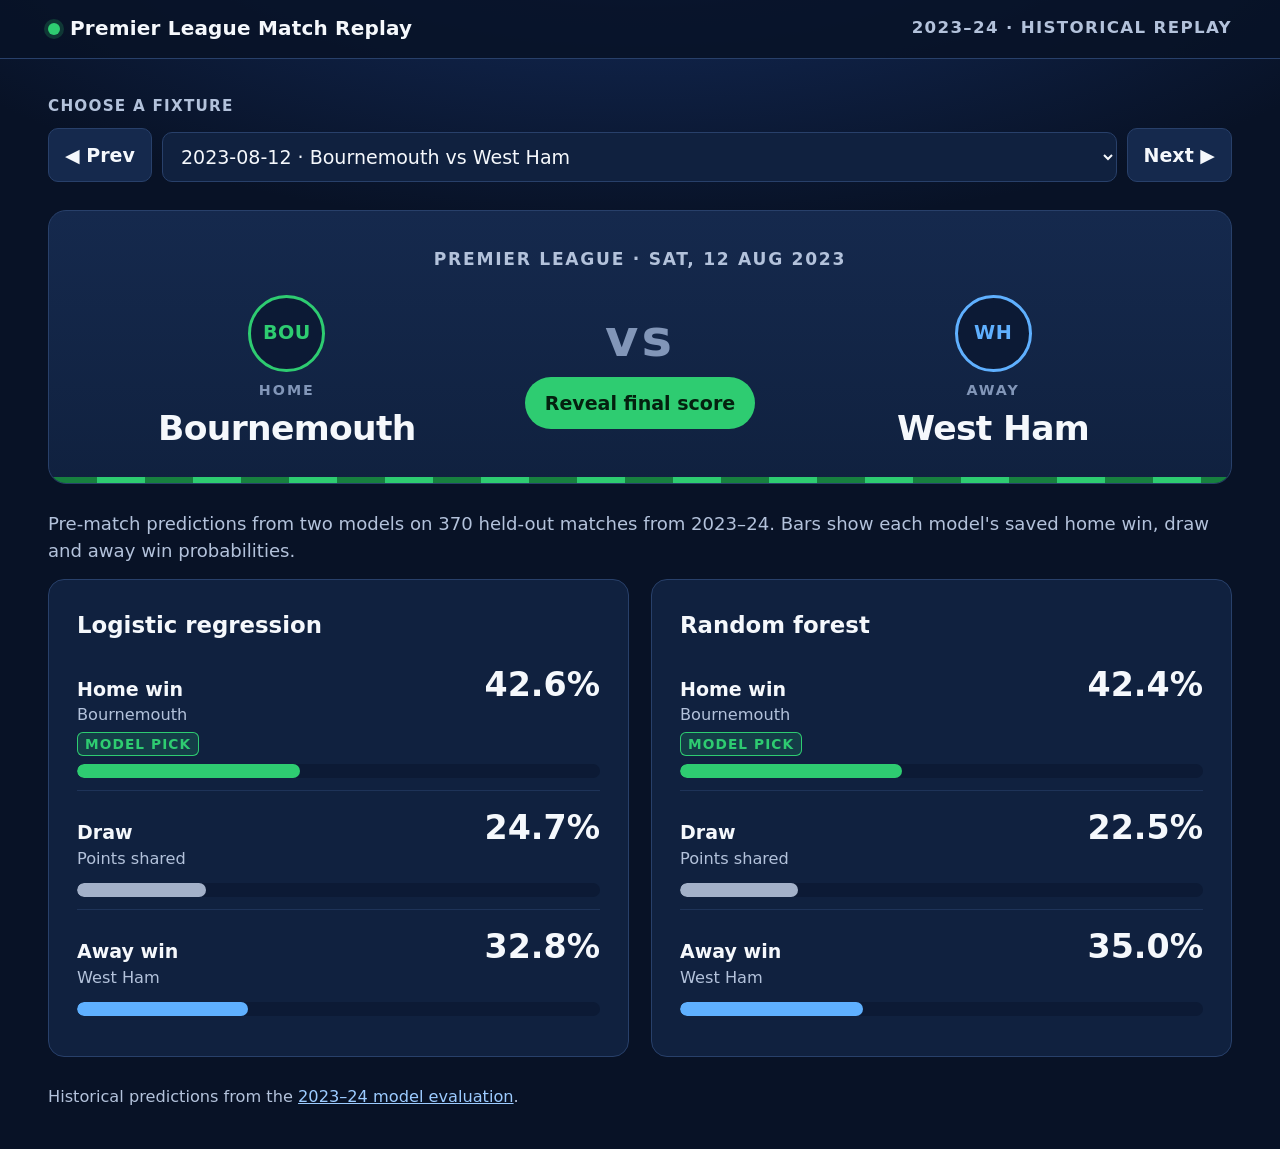
<file: match-replay/index.html>
<!doctype html>
<html lang="en">
<head>
<meta charset="utf-8">
<meta name="viewport" content="width=device-width, initial-scale=1">
<title>Premier League Match Replay</title>
<style>
:root{
  color-scheme:dark;
  --bg:#081226;--bg-2:#0c1a35;--panel:#10213f;--panel-2:#15294d;--line:#28406a;
  --copy:#f5f8fc;--muted:#b3c2db;--faint:#8296b8;
  --pitch:#2ecc71;--pitch-deep:#17803f;--pitch-ink:#04210f;
  --home:#2ecc71;--draw:#a3b1c9;--away:#5fb0ff;--miss:#ff9b8f;
}
*{box-sizing:border-box}
html{font-size:clamp(16px,0.55vw + 12px,22px)}
body{margin:0;min-height:100vh;color:var(--copy);font:1rem/1.5 "Segoe UI",system-ui,-apple-system,sans-serif;
  background:radial-gradient(1200px 500px at 50% -120px,#163064 0%,transparent 70%),var(--bg)}
h1,h2,p{margin:0}
button,select{font:inherit}
:focus-visible{outline:3px solid #fff;outline-offset:3px}
.sr-only{position:absolute;width:1px;height:1px;overflow:hidden;clip:rect(0 0 0 0);white-space:nowrap}

/* Top bar */
.topbar{display:flex;flex-wrap:wrap;align-items:center;justify-content:space-between;gap:8px 20px;
  padding:14px clamp(16px,4vw,48px);border-bottom:1px solid var(--line);background:rgba(8,18,38,.85)}
.brand{display:flex;align-items:center;gap:10px;font-size:1.05rem;font-weight:750;letter-spacing:.01em}
.brand::before{content:"";width:12px;height:12px;border-radius:50%;background:var(--pitch);box-shadow:0 0 0 4px rgba(46,204,113,.2)}
.season{color:var(--muted);font-size:.875rem;font-weight:600;text-transform:uppercase;letter-spacing:.08em}

main{max-width:1440px;margin:0 auto;padding:clamp(18px,3vw,36px) clamp(16px,4vw,48px) 40px}

/* Fixture picker */
.picker{display:grid;grid-template-columns:auto 1fr auto;gap:10px;align-items:end;margin-bottom:clamp(16px,2.5vw,28px)}
.picker label{grid-column:1/-1;color:var(--muted);font-size:.8rem;font-weight:700;text-transform:uppercase;letter-spacing:.08em}
.picker select{width:100%;min-width:0;padding:12px 14px;border-radius:10px;color:var(--copy);background:var(--panel);border:1px solid var(--line)}
.step{padding:12px 16px;border-radius:10px;border:1px solid var(--line);background:var(--panel-2);color:var(--copy);font-weight:700;cursor:pointer;white-space:nowrap}
.step:hover:not(:disabled){border-color:var(--pitch)}
.step:disabled{opacity:.4;cursor:default}

/* Scoreboard */
.scoreboard{position:relative;overflow:hidden;border:1px solid var(--line);border-radius:18px;
  padding:clamp(18px,3vw,36px) clamp(14px,3vw,40px);
  background:linear-gradient(180deg,var(--panel-2),var(--panel))}
.scoreboard::after{content:"";position:absolute;left:0;right:0;bottom:0;height:6px;
  background:repeating-linear-gradient(90deg,var(--pitch-deep) 0 48px,var(--pitch) 48px 96px)}
.meta{text-align:center;color:var(--muted);font-weight:650;font-size:.9rem;text-transform:uppercase;letter-spacing:.1em;margin-bottom:clamp(12px,2vw,22px)}
.teams{display:grid;grid-template-columns:minmax(0,1fr) auto minmax(0,1fr);align-items:center;gap:clamp(10px,3vw,40px)}
.team{display:flex;flex-direction:column;align-items:center;text-align:center;gap:8px;min-width:0}
.crest{display:grid;place-items:center;flex:none;width:clamp(56px,6vw,104px);height:clamp(56px,6vw,104px);border-radius:50%;
  font-weight:800;font-size:clamp(.95rem,1.5vw,1.5rem);letter-spacing:.02em;border:3px solid currentColor;background:var(--bg-2)}
.home .crest{color:var(--home)} .away .crest{color:var(--away)}
.side{font-size:.75rem;font-weight:800;text-transform:uppercase;letter-spacing:.14em;color:var(--faint)}
.name{font-size:clamp(1.35rem,2.7vw,2.75rem);font-weight:800;line-height:1.1;letter-spacing:-.02em;overflow-wrap:break-word;text-wrap:balance}
.center{display:flex;flex-direction:column;align-items:center;gap:12px}
.score{display:flex;align-items:center;gap:.3em;font-size:clamp(2.6rem,7vw,5.5rem);font-weight:850;line-height:1;font-variant-numeric:tabular-nums}
.score .sep{color:var(--faint);font-weight:500}
.score.pending{color:var(--faint);font-size:clamp(1.6rem,4vw,3rem);font-weight:700;letter-spacing:.06em}
.ft{font-size:.8rem;font-weight:800;letter-spacing:.14em;padding:3px 10px;border-radius:6px;background:var(--pitch);color:var(--pitch-ink)}
.reveal{padding:12px 20px;border:0;border-radius:999px;background:var(--pitch);color:var(--pitch-ink);font-weight:800;cursor:pointer;white-space:nowrap}
.reveal:hover{background:#45dd86}
.reveal[aria-expanded="true"]{background:transparent;color:var(--copy);box-shadow:inset 0 0 0 2px var(--line)}
.verdict{margin-top:clamp(14px,2vw,24px);text-align:center;font-size:1.1rem;font-weight:650}

.intro{color:var(--muted);margin:clamp(16px,2.5vw,26px) 0 14px;font-size:.95rem}

/* Model cards */
.models{display:grid;grid-template-columns:repeat(2,minmax(0,1fr));gap:clamp(12px,2vw,22px)}
.card{background:var(--panel);border:1px solid var(--line);border-radius:16px;padding:clamp(16px,2.4vw,28px)}
.card-head{display:flex;align-items:center;justify-content:space-between;gap:10px;margin-bottom:6px}
.card h2{font-size:1.2rem;font-weight:750}
.badge{font-size:.8rem;font-weight:800;text-transform:uppercase;letter-spacing:.08em;padding:4px 10px;border-radius:999px;white-space:nowrap}
.badge.hit{background:var(--pitch);color:var(--pitch-ink)}
.badge.miss{background:transparent;color:var(--miss);box-shadow:inset 0 0 0 2px var(--miss)}
.probability{padding:12px 0;border-top:1px solid rgba(40,64,106,.6)}
.probability:first-of-type{border-top:0}
.row{display:flex;align-items:baseline;justify-content:space-between;gap:10px}
.outcome{font-weight:700}
.outcome small{display:block;color:var(--muted);font-weight:500;font-size:.85rem}
.pct{font-size:clamp(1.4rem,2.6vw,2rem);font-weight:800;font-variant-numeric:tabular-nums}
.tags{display:flex;gap:6px;margin-top:4px;min-height:0}
.tag{font-size:.72rem;font-weight:800;text-transform:uppercase;letter-spacing:.08em;padding:2px 8px;border-radius:6px}
.tag.pick{background:rgba(46,204,113,.16);color:var(--pitch);box-shadow:inset 0 0 0 1px var(--pitch)}
.tag.actual{background:var(--copy);color:var(--bg)}
.track{height:14px;border-radius:999px;margin-top:8px;background:var(--bg-2);overflow:hidden}
.fill{height:100%;border-radius:999px}
.H .fill{background:var(--home)} .D .fill{background:var(--draw)} .A .fill{background:var(--away)}

footer{margin-top:28px;color:var(--muted);font-size:.85rem}
footer a{color:#9ccbff}

@media(max-width:720px){
  .models{grid-template-columns:1fr}
  .picker{grid-template-columns:1fr 1fr}
  .picker select{grid-column:1/-1;grid-row:2}
  .picker .step{grid-row:3}
}
@media(max-width:480px){
  .teams{grid-template-columns:1fr;gap:14px}
  .center{order:0}
  .team.away{order:1}
}
</style>
</head>
<body>
<header class="topbar">
  <h1 class="brand">Premier League Match Replay</h1>
  <span class="season">2023–24 · Historical replay</span>
</header>
<main>
  <div class="picker">
    <label for="fixture">Choose a fixture</label>
    <button class="step" id="prev" type="button" aria-label="Previous fixture">◀ Prev</button>
    <select id="fixture"></select>
    <button class="step" id="next" type="button" aria-label="Next fixture">Next ▶</button>
  </div>

  <section class="scoreboard" aria-label="Match">
    <p class="meta" id="date"></p>
    <div class="teams">
      <div class="team home">
        <span class="crest" id="home-crest" aria-hidden="true"></span>
        <span class="side">Home</span>
        <span class="name" id="home-name"></span>
      </div>
      <div class="center">
        <div id="score" class="score pending">vs</div>
        <span id="ft" class="ft" hidden>FT</span>
        <button id="reveal" class="reveal" type="button" aria-expanded="false" aria-controls="score verdict">Reveal final score</button>
      </div>
      <div class="team away">
        <span class="crest" id="away-crest" aria-hidden="true"></span>
        <span class="side">Away</span>
        <span class="name" id="away-name"></span>
      </div>
    </div>
    <p id="verdict" class="verdict" hidden></p>
    <p id="result" class="sr-only" aria-live="polite"></p>
  </section>

  <p class="intro">Pre-match predictions from two models on 370 held-out matches from 2023–24. Bars show each model's saved home win, draw and away win probabilities.</p>

  <div class="models">
    <section class="card" aria-labelledby="logistic-title">
      <div class="card-head"><h2 id="logistic-title">Logistic regression</h2><span class="badge" id="logistic-badge" hidden></span></div>
      <div id="logistic"></div>
    </section>
    <section class="card" aria-labelledby="forest-title">
      <div class="card-head"><h2 id="forest-title">Random forest</h2><span class="badge" id="forest-badge" hidden></span></div>
      <div id="forest"></div>
    </section>
  </div>

  <footer>Historical predictions from the <a href="https://github.com/kaitopowell/ISC4241-26Fall-0001/blob/codex/course-aligned-soccer-analysis/reports/RESULTS.md">2023–24 model evaluation</a>.</footer>
</main>
<script id="fixtures" type="application/json">[{"id":"1818395","date":"2023-08-11","home":"Burnley","away":"Manchester City","score":[0,3],"outcome":"A","logistic":{"p":[0.16017419248085124,0.20364345939425899,0.6361823481248898],"pick":"A"},"forest":{"p":[0.2289857466431557,0.2689805422986349,0.5020337110582095],"pick":"A"}},{"id":"1818396","date":"2023-08-12","home":"Arsenal","away":"Nottingham Forest","score":[2,1],"outcome":"H","logistic":{"p":[0.6570992011803534,0.20022686184487737,0.14267393697476927],"pick":"H"},"forest":{"p":[0.6515285964435514,0.21978211507431558,0.1286892884821324],"pick":"H"}},{"id":"1818397","date":"2023-08-12","home":"Bournemouth","away":"West Ham","score":[1,1],"outcome":"D","logistic":{"p":[0.42574452847641464,0.24663697422864334,0.32761849729494197],"pick":"H"},"forest":{"p":[0.4244812893064667,0.22513422934665756,0.3503844813468757],"pick":"H"}},{"id":"1818399","date":"2023-08-12","home":"Everton","away":"Fulham","score":[0,1],"outcome":"A","logistic":{"p":[0.399085200018268,0.23853414326690975,0.36238065671482217],"pick":"H"},"forest":{"p":[0.3687258777782441,0.15455140975996265,0.4767227124617928],"pick":"A"}},{"id":"1818401","date":"2023-08-12","home":"Newcastle","away":"Aston Villa","score":[5,1],"outcome":"H","logistic":{"p":[0.4946678012163641,0.24156022434990507,0.26377197443373085],"pick":"H"},"forest":{"p":[0.5057497311297602,0.2261431098857674,0.2681071589844722],"pick":"H"}},{"id":"1818402","date":"2023-08-13","home":"Brentford","away":"Tottenham","score":[2,2],"outcome":"D","logistic":{"p":[0.5266023360392676,0.2161717539927987,0.25722590996793365],"pick":"H"},"forest":{"p":[0.5507957845798631,0.203857853833527,0.2453463615866097],"pick":"H"}},{"id":"1818403","date":"2023-08-13","home":"Chelsea","away":"Liverpool","score":[1,1],"outcome":"D","logistic":{"p":[0.24976784361477136,0.2430432074841674,0.5071889489010613],"pick":"A"},"forest":{"p":[0.22812053386489742,0.2529712394884781,0.5189082266466245],"pick":"A"}},{"id":"1818404","date":"2023-08-14","home":"Manchester United","away":"Wolves","score":[1,0],"outcome":"H","logistic":{"p":[0.7387659942389955,0.15105481703148727,0.11017918872951726],"pick":"H"},"forest":{"p":[0.7233283109631582,0.15437121088474243,0.12230047815209924],"pick":"H"}},{"id":"1818407","date":"2023-08-19","home":"Fulham","away":"Brentford","score":[0,3],"outcome":"A","logistic":{"p":[0.41333484643951757,0.22964121113372127,0.3570239424267611],"pick":"H"},"forest":{"p":[0.41190381226715755,0.19659925773369002,0.3914969299991522],"pick":"H"}},{"id":"1818408","date":"2023-08-19","home":"Liverpool","away":"Bournemouth","score":[3,1],"outcome":"H","logistic":{"p":[0.7112765235920069,0.17264243227280424,0.11608104413518894],"pick":"H"},"forest":{"p":[0.758176676359779,0.1566686718976154,0.08515465174260547],"pick":"H"}},{"id":"1818410","date":"2023-08-19","home":"Manchester City","away":"Newcastle","score":[1,0],"outcome":"H","logistic":{"p":[0.5765318601614097,0.22313013273066037,0.20033800710792993],"pick":"H"},"forest":{"p":[0.6646167085252748,0.2157298998924174,0.11965339158230727],"pick":"H"}},{"id":"1818412","date":"2023-08-19","home":"Tottenham","away":"Manchester United","score":[2,0],"outcome":"H","logistic":{"p":[0.31348195831718856,0.25971289769466244,0.42680514398814906],"pick":"A"},"forest":{"p":[0.2613186110596427,0.25703108246522227,0.48165030647513524],"pick":"A"}},{"id":"1818414","date":"2023-08-19","home":"Wolves","away":"Brighton","score":[1,4],"outcome":"A","logistic":{"p":[0.30365130276616525,0.26846506150617205,0.4278836357276627],"pick":"A"},"forest":{"p":[0.20426276338898033,0.27798201911418124,0.5177552174968384],"pick":"A"}},{"id":"1818405","date":"2023-08-20","home":"Aston Villa","away":"Everton","score":[4,0],"outcome":"H","logistic":{"p":[0.534537128072327,0.24145819222690937,0.22400467970076365],"pick":"H"},"forest":{"p":[0.6630057421224373,0.19757131234979422,0.1394229455277679],"pick":"H"}},{"id":"1818413","date":"2023-08-20","home":"West Ham","away":"Chelsea","score":[3,1],"outcome":"H","logistic":{"p":[0.4847204054997352,0.2119878786966059,0.3032917158036589],"pick":"H"},"forest":{"p":[0.45696620055121845,0.1861700180562817,0.35686378139249986],"pick":"H"}},{"id":"1818406","date":"2023-08-21","home":"Crystal Palace","away":"Arsenal","score":[0,1],"outcome":"A","logistic":{"p":[0.2985185270244513,0.2386293775526859,0.4628520954228629],"pick":"A"},"forest":{"p":[0.2756051594932906,0.20211569935137516,0.5222791411553338],"pick":"A"}},{"id":"1818415","date":"2023-08-26","home":"Bournemouth","away":"Tottenham","score":[0,2],"outcome":"A","logistic":{"p":[0.27604189058638684,0.25901051532785296,0.4649475940857602],"pick":"A"},"forest":{"p":[0.17313491517227894,0.28364726610056595,0.543217818727155],"pick":"A"}},{"id":"1818416","date":"2023-08-26","home":"Arsenal","away":"Fulham","score":[2,2],"outcome":"D","logistic":{"p":[0.6327717774420747,0.21260556064937566,0.15462266190854965],"pick":"H"},"forest":{"p":[0.6773201901565987,0.20258723257738112,0.12009257726601978],"pick":"H"}},{"id":"1818417","date":"2023-08-26","home":"Brentford","away":"Crystal Palace","score":[1,1],"outcome":"D","logistic":{"p":[0.5861661538229426,0.19394160578508204,0.21989224039197533],"pick":"H"},"forest":{"p":[0.6024709080356992,0.21389671292344828,0.18363237904085225],"pick":"H"}},{"id":"1818418","date":"2023-08-26","home":"Brighton","away":"West Ham","score":[1,3],"outcome":"A","logistic":{"p":[0.5946763114770414,0.20289083215792517,0.20243285636503336],"pick":"H"},"forest":{"p":[0.6681922466805478,0.1874094210567459,0.144398332262706],"pick":"H"}},{"id":"1818421","date":"2023-08-26","home":"Everton","away":"Wolves","score":[0,1],"outcome":"A","logistic":{"p":[0.47844928620433336,0.22983062301855833,0.29172009077710837],"pick":"H"},"forest":{"p":[0.4588727208215111,0.2624089417122372,0.2787183374662516],"pick":"H"}},{"id":"1818422","date":"2023-08-26","home":"Manchester United","away":"Nottingham Forest","score":[3,2],"outcome":"H","logistic":{"p":[0.6238137737632915,0.2069598581559798,0.1692263680807287],"pick":"H"},"forest":{"p":[0.6938645094391109,0.18438941321014501,0.12174607735074358],"pick":"H"}},{"id":"1818419","date":"2023-08-27","home":"Burnley","away":"Aston Villa","score":[1,3],"outcome":"A","logistic":{"p":[0.2629639595975311,0.22526313685622829,0.5117729035462406],"pick":"A"},"forest":{"p":[0.14621860556654165,0.3028311195922726,0.5509502748411856],"pick":"A"}},{"id":"1818423","date":"2023-08-27","home":"Newcastle","away":"Liverpool","score":[1,2],"outcome":"A","logistic":{"p":[0.42836072381804136,0.2394473589220537,0.33219191725990493],"pick":"H"},"forest":{"p":[0.4449189395802235,0.21741628166454896,0.33766477875522727],"pick":"H"}},{"id":"1818426","date":"2023-09-02","home":"Brentford","away":"Bournemouth","score":[2,2],"outcome":"D","logistic":{"p":[0.6833242878106054,0.1698978251390672,0.14677788705032727],"pick":"H"},"forest":{"p":[0.7296784154240766,0.15504369802831888,0.11527788654760417],"pick":"H"}},{"id":"1818427","date":"2023-09-02","home":"Brighton","away":"Newcastle","score":[3,1],"outcome":"H","logistic":{"p":[0.4298079931179718,0.22011655210162198,0.3500754547804063],"pick":"H"},"forest":{"p":[0.40955288722522964,0.1931041364412387,0.39734297633353155],"pick":"H"}},{"id":"1818428","date":"2023-09-02","home":"Burnley","away":"Tottenham","score":[2,5],"outcome":"A","logistic":{"p":[0.2257434925776215,0.26517202158255054,0.5090844858398279],"pick":"A"},"forest":{"p":[0.12140102372072964,0.30384314160964354,0.5747558346696271],"pick":"A"}},{"id":"1818429","date":"2023-09-02","home":"Chelsea","away":"Nottingham Forest","score":[0,1],"outcome":"A","logistic":{"p":[0.4580636856583256,0.24494089107332917,0.29699542326834527],"pick":"H"},"forest":{"p":[0.5339592342057915,0.2276302642517391,0.23841050154246923],"pick":"H"}},{"id":"1818433","date":"2023-09-02","home":"Manchester City","away":"Fulham","score":[5,1],"outcome":"H","logistic":{"p":[0.722653347708456,0.17648581559430726,0.10086083669723679],"pick":"H"},"forest":{"p":[0.7006090876147597,0.1720065965442237,0.12738431584101637],"pick":"H"}},{"id":"1818425","date":"2023-09-03","home":"Arsenal","away":"Manchester United","score":[3,1],"outcome":"H","logistic":{"p":[0.4995602179896329,0.24187108947797778,0.25856869253238934],"pick":"H"},"forest":{"p":[0.4901316044526473,0.30361773967721284,0.20625065587013963],"pick":"H"}},{"id":"1818430","date":"2023-09-03","home":"Crystal Palace","away":"Wolves","score":[3,2],"outcome":"H","logistic":{"p":[0.5527811675602564,0.21908049036364038,0.22813834207610328],"pick":"H"},"forest":{"p":[0.4464964912112067,0.3356668085582972,0.217836700230496],"pick":"H"}},{"id":"1818431","date":"2023-09-03","home":"Liverpool","away":"Aston Villa","score":[3,0],"outcome":"H","logistic":{"p":[0.533328498409592,0.24175632258514362,0.22491517900526448],"pick":"H"},"forest":{"p":[0.6559731104987222,0.18878446689554929,0.15524242260572804],"pick":"H"}},{"id":"1818436","date":"2023-09-16","home":"Aston Villa","away":"Crystal Palace","score":[3,1],"outcome":"H","logistic":{"p":[0.5012093782911934,0.2274251841501309,0.2713654375586756],"pick":"H"},"forest":{"p":[0.42529522717886387,0.2836398931742432,0.291064879646893],"pick":"H"}},{"id":"1818439","date":"2023-09-16","home":"Manchester United","away":"Brighton","score":[1,3],"outcome":"A","logistic":{"p":[0.45278833638178834,0.26107656425275777,0.2861350993654539],"pick":"H"},"forest":{"p":[0.4828088260010118,0.26481478275249326,0.2523763912464949],"pick":"H"}},{"id":"1818440","date":"2023-09-16","home":"Newcastle","away":"Brentford","score":[1,0],"outcome":"H","logistic":{"p":[0.44371764034173816,0.2547139718185658,0.30156838783969614],"pick":"H"},"forest":{"p":[0.5163204428016575,0.25246811007836795,0.23121144711997474],"pick":"H"}},{"id":"1818443","date":"2023-09-16","home":"West Ham","away":"Manchester City","score":[1,3],"outcome":"A","logistic":{"p":[0.20824422287516983,0.21240041243573668,0.5793553646890935],"pick":"A"},"forest":{"p":[0.2999090963417882,0.17683903486545838,0.5232518687927535],"pick":"A"}},{"id":"1818444","date":"2023-09-16","home":"Wolves","away":"Liverpool","score":[1,3],"outcome":"A","logistic":{"p":[0.17163150403359786,0.2316561682477473,0.5967123277186549],"pick":"A"},"forest":{"p":[0.1584608475879341,0.2885638960904827,0.5529752563215831],"pick":"A"}},{"id":"1818435","date":"2023-09-17","home":"Bournemouth","away":"Chelsea","score":[0,0],"outcome":"D","logistic":{"p":[0.36525979274942033,0.25354073221443263,0.38119947503614693],"pick":"A"},"forest":{"p":[0.4141198492271075,0.22651842161779234,0.3593617291550997],"pick":"H"}},{"id":"1818437","date":"2023-09-17","home":"Everton","away":"Arsenal","score":[0,1],"outcome":"A","logistic":{"p":[0.15370719137227076,0.2289745595681813,0.6173182490595479],"pick":"A"},"forest":{"p":[0.11562817602859361,0.30480174125575793,0.5795700827156487],"pick":"A"}},{"id":"1818441","date":"2023-09-18","home":"Nottingham Forest","away":"Burnley","score":[1,1],"outcome":"D","logistic":{"p":[0.6009384087462165,0.19876050660607117,0.20030108464771235],"pick":"H"},"forest":{"p":[0.5825466397921305,0.1939874354744273,0.22346592473344193],"pick":"H"}},{"id":"1818446","date":"2023-09-23","home":"Brentford","away":"Everton","score":[1,3],"outcome":"A","logistic":{"p":[0.6506412489374401,0.1885479214587617,0.16081082960379828],"pick":"H"},"forest":{"p":[0.6690745335141828,0.20356806571042677,0.12735740077538987],"pick":"H"}},{"id":"1818448","date":"2023-09-23","home":"Burnley","away":"Manchester United","score":[0,1],"outcome":"A","logistic":{"p":[0.2526680386982368,0.24922664468059075,0.4981053166211725],"pick":"A"},"forest":{"p":[0.2663130617634536,0.22387634185663216,0.5098105963799145],"pick":"A"}},{"id":"1818450","date":"2023-09-23","home":"Crystal Palace","away":"Fulham","score":[0,0],"outcome":"D","logistic":{"p":[0.47450419342506167,0.23139568447432887,0.2941001221006095],"pick":"H"},"forest":{"p":[0.44322365650995815,0.26561849539433896,0.2911578480957029],"pick":"H"}},{"id":"1818453","date":"2023-09-23","home":"Manchester City","away":"Nottingham Forest","score":[2,0],"outcome":"H","logistic":{"p":[0.7798605842733414,0.13871610210989857,0.08142331361675995],"pick":"H"},"forest":{"p":[0.7029561631521285,0.1693370014351275,0.12770683541274394],"pick":"H"}},{"id":"1818445","date":"2023-09-24","home":"Arsenal","away":"Tottenham","score":[2,2],"outcome":"D","logistic":{"p":[0.5097128375609252,0.25058844044457046,0.23969872199450432],"pick":"H"},"forest":{"p":[0.6529152126853132,0.21632510174224,0.13075968557244638],"pick":"H"}},{"id":"1818447","date":"2023-09-24","home":"Brighton","away":"Bournemouth","score":[3,1],"outcome":"H","logistic":{"p":[0.7028223201525478,0.15569881300146657,0.14147886684598573],"pick":"H"},"forest":{"p":[0.7386740018304421,0.14668104607737167,0.11464495209218604],"pick":"H"}},{"id":"1818449","date":"2023-09-24","home":"Chelsea","away":"Aston Villa","score":[0,1],"outcome":"A","logistic":{"p":[0.36171996442374565,0.2652648406218396,0.3730151949544149],"pick":"A"},"forest":{"p":[0.22723289328848856,0.28050271594657084,0.49226439076494066],"pick":"A"}},{"id":"1818451","date":"2023-09-24","home":"Liverpool","away":"West Ham","score":[3,1],"outcome":"H","logistic":{"p":[0.6574990060999507,0.19821544209023073,0.14428555180981859],"pick":"H"},"forest":{"p":[0.6490580073885919,0.2196642733879913,0.1312777192234164],"pick":"H"}},{"id":"1818454","date":"2023-09-24","home":"Sheffield United","away":"Newcastle","score":[0,8],"outcome":"A","logistic":{"p":[0.28480062235775755,0.24930310936490632,0.4658962682773362],"pick":"A"},"forest":{"p":[0.27413405651188083,0.20283029603934769,0.5230356474487712],"pick":"A"}},{"id":"1818455","date":"2023-09-30","home":"Bournemouth","away":"Arsenal","score":[0,4],"outcome":"A","logistic":{"p":[0.1752009388079003,0.22832066493217412,0.5964783962599256],"pick":"A"},"forest":{"p":[0.14181845667782153,0.2820296417917142,0.5761519015304647],"pick":"A"}},{"id":"1818456","date":"2023-09-30","home":"Aston Villa","away":"Brighton","score":[6,1],"outcome":"H","logistic":{"p":[0.44472306951255325,0.24413121626538947,0.31114571422205717],"pick":"H"},"forest":{"p":[0.5104960810441461,0.23581688321834796,0.253687035737506],"pick":"H"}},{"id":"1818457","date":"2023-09-30","home":"Everton","away":"Luton","score":[1,2],"outcome":"A","logistic":{"p":[0.4600668236768683,0.22308636631788098,0.31684681000525067],"pick":"H"},"forest":{"p":[0.40399029922490376,0.19885593701797682,0.39715376375711925],"pick":"H"}},{"id":"1818459","date":"2023-09-30","home":"Manchester United","away":"Crystal Palace","score":[0,1],"outcome":"A","logistic":{"p":[0.5432868403410366,0.22847418964419058,0.2282389700147728],"pick":"H"},"forest":{"p":[0.637386430265813,0.2054799927856375,0.1571335769485491],"pick":"H"}},{"id":"1818460","date":"2023-09-30","home":"Newcastle","away":"Burnley","score":[2,0],"outcome":"H","logistic":{"p":[0.7265052411371933,0.16511630877234082,0.10837845009046596],"pick":"H"},"forest":{"p":[0.7314629902323507,0.16470052809497668,0.10383648167267248],"pick":"H"}},{"id":"1818462","date":"2023-09-30","home":"Tottenham","away":"Liverpool","score":[2,1],"outcome":"H","logistic":{"p":[0.35037451411780707,0.24524630895306468,0.4043791769291282],"pick":"A"},"forest":{"p":[0.3049453030656147,0.1716235243556287,0.5234311725787564],"pick":"A"}},{"id":"1818463","date":"2023-09-30","home":"West Ham","away":"Sheffield United","score":[2,0],"outcome":"H","logistic":{"p":[0.6135678384361699,0.1848378155158697,0.20159434604796037],"pick":"H"},"forest":{"p":[0.5200307963634424,0.2544802773620738,0.22548892627448366],"pick":"H"}},{"id":"1818464","date":"2023-09-30","home":"Wolves","away":"Manchester City","score":[2,1],"outcome":"H","logistic":{"p":[0.110546634229654,0.20321279099332726,0.6862405747770188],"pick":"A"},"forest":{"p":[0.12029498814022038,0.2946447076632383,0.5850603041965414],"pick":"A"}},{"id":"1818461","date":"2023-10-01","home":"Nottingham Forest","away":"Brentford","score":[1,1],"outcome":"D","logistic":{"p":[0.4065813062994801,0.23275311557137104,0.3606655781291489],"pick":"H"},"forest":{"p":[0.3634901187334793,0.15448239710634798,0.48202748416017255],"pick":"A"}},{"id":"1818458","date":"2023-10-02","home":"Fulham","away":"Chelsea","score":[0,2],"outcome":"A","logistic":{"p":[0.45169818627505154,0.24207657647802308,0.30622523724692546],"pick":"H"},"forest":{"p":[0.45898029670959556,0.2749233128943812,0.26609639039602345],"pick":"H"}},{"id":"1818409","date":"2023-10-03","home":"Luton","away":"Burnley","score":[1,2],"outcome":"A","logistic":{"p":[0.5592831841713946,0.21914596247941354,0.22157085334919188],"pick":"H"},"forest":{"p":[0.568913121396953,0.275115023809688,0.15597185479335887],"pick":"H"}},{"id":"1818467","date":"2023-10-07","home":"Burnley","away":"Chelsea","score":[1,4],"outcome":"A","logistic":{"p":[0.32580700302643406,0.2564876958127008,0.4177053011608652],"pick":"A"},"forest":{"p":[0.2880972808780794,0.21239888593544393,0.4995038331864765],"pick":"A"}},{"id":"1818468","date":"2023-10-07","home":"Crystal Palace","away":"Nottingham Forest","score":[0,0],"outcome":"D","logistic":{"p":[0.5222901486206092,0.2201299321339975,0.25757991924539336],"pick":"H"},"forest":{"p":[0.49329871957132393,0.27009211366559943,0.23660916676307645],"pick":"H"}},{"id":"1818469","date":"2023-10-07","home":"Everton","away":"Bournemouth","score":[3,0],"outcome":"H","logistic":{"p":[0.5092075289496427,0.21626162957515288,0.27453084147520435],"pick":"H"},"forest":{"p":[0.4326049387630192,0.2517884220786405,0.3156066391583403],"pick":"H"}},{"id":"1818470","date":"2023-10-07","home":"Fulham","away":"Sheffield United","score":[3,1],"outcome":"H","logistic":{"p":[0.5679715136576408,0.22256048767663691,0.20946799866572235],"pick":"H"},"forest":{"p":[0.5406553887836311,0.26694775727924014,0.19239685393712833],"pick":"H"}},{"id":"1818471","date":"2023-10-07","home":"Luton","away":"Tottenham","score":[0,1],"outcome":"A","logistic":{"p":[0.2476130357722953,0.27979116593893444,0.4725957982887703],"pick":"A"},"forest":{"p":[0.1407081668772073,0.29615080900022644,0.5631410241225663],"pick":"A"}},{"id":"1818472","date":"2023-10-07","home":"Manchester United","away":"Brentford","score":[2,1],"outcome":"H","logistic":{"p":[0.5292641557127578,0.21559537444870272,0.25514046983853944],"pick":"H"},"forest":{"p":[0.5565448492130846,0.20010143523525042,0.24335371555166466],"pick":"H"}},{"id":"1818465","date":"2023-10-08","home":"Arsenal","away":"Manchester City","score":[1,0],"outcome":"H","logistic":{"p":[0.3731743491649426,0.24618647482186581,0.3806391760131916],"pick":"A"},"forest":{"p":[0.35818183150896027,0.16447380283927882,0.4773443656517605],"pick":"A"}},{"id":"1818466","date":"2023-10-08","home":"Brighton","away":"Liverpool","score":[2,2],"outcome":"D","logistic":{"p":[0.29981751732979234,0.24701064692045338,0.4531718357497542],"pick":"A"},"forest":{"p":[0.25532846793836045,0.2208717325445952,0.5237997995170444],"pick":"A"}},{"id":"1818473","date":"2023-10-08","home":"West Ham","away":"Newcastle","score":[2,2],"outcome":"D","logistic":{"p":[0.31131367191598236,0.24284097713181235,0.4458453509522052],"pick":"A"},"forest":{"p":[0.2837599154573703,0.21024666014736518,0.5059934243952643],"pick":"A"}},{"id":"1818474","date":"2023-10-08","home":"Wolves","away":"Aston Villa","score":[1,1],"outcome":"D","logistic":{"p":[0.27794840615143435,0.25690461625528177,0.46514697759328394],"pick":"A"},"forest":{"p":[0.18023633470097758,0.28491010406362227,0.5348535612354],"pick":"A"}},{"id":"1818475","date":"2023-10-21","home":"Bournemouth","away":"Wolves","score":[1,2],"outcome":"A","logistic":{"p":[0.35204069024883744,0.25239421434303383,0.39556509540812873],"pick":"A"},"forest":{"p":[0.44893957806493207,0.1916447541857824,0.35941566774928546],"pick":"H"}},{"id":"1818477","date":"2023-10-21","home":"Brentford","away":"Burnley","score":[3,0],"outcome":"H","logistic":{"p":[0.545779511726155,0.2377057845770199,0.216514703696825],"pick":"H"},"forest":{"p":[0.6419063130351385,0.19050342345768506,0.16759026350717604],"pick":"H"}},{"id":"1818478","date":"2023-10-21","home":"Chelsea","away":"Arsenal","score":[2,2],"outcome":"D","logistic":{"p":[0.24595787743943373,0.23517059223450543,0.5188715303260608],"pick":"A"},"forest":{"p":[0.23543861417663445,0.24469836279657442,0.5198630230267911],"pick":"A"}},{"id":"1818479","date":"2023-10-21","home":"Liverpool","away":"Everton","score":[2,0],"outcome":"H","logistic":{"p":[0.6887237106016798,0.19443571407158503,0.11684057532673522],"pick":"H"},"forest":{"p":[0.6912774488824523,0.17946798628130997,0.1292545648362372],"pick":"H"}},{"id":"1818480","date":"2023-10-21","home":"Manchester City","away":"Brighton","score":[2,1],"outcome":"H","logistic":{"p":[0.6297507643803668,0.2128202222241378,0.15742901339549534],"pick":"H"},"forest":{"p":[0.6857213959644765,0.19717778847333647,0.11710081556218649],"pick":"H"}},{"id":"1818481","date":"2023-10-21","home":"Newcastle","away":"Crystal Palace","score":[4,0],"outcome":"H","logistic":{"p":[0.6120816409489777,0.20076798232008913,0.18715037673093315],"pick":"H"},"forest":{"p":[0.7452394598264953,0.14999931768107472,0.10476122249242967],"pick":"H"}},{"id":"1818482","date":"2023-10-21","home":"Nottingham Forest","away":"Luton","score":[2,2],"outcome":"D","logistic":{"p":[0.48391654629890307,0.23792186255717782,0.2781615911439191],"pick":"H"},"forest":{"p":[0.5180762404351287,0.29014812863956,0.19177563092531125],"pick":"H"}},{"id":"1818483","date":"2023-10-21","home":"Sheffield United","away":"Manchester United","score":[1,2],"outcome":"A","logistic":{"p":[0.23452922131715287,0.24077828795741738,0.5246924907254298],"pick":"A"},"forest":{"p":[0.2442981977580015,0.23215037311872996,0.5235514291232685],"pick":"A"}},{"id":"1818476","date":"2023-10-22","home":"Aston Villa","away":"West Ham","score":[4,1],"outcome":"H","logistic":{"p":[0.5839069591398259,0.21034543730503508,0.20574760355513894],"pick":"H"},"forest":{"p":[0.535454313907773,0.28955335356652034,0.1749923325257064],"pick":"H"}},{"id":"1818484","date":"2023-10-23","home":"Tottenham","away":"Fulham","score":[2,0],"outcome":"H","logistic":{"p":[0.6344292352993978,0.18900048565576835,0.17657027904483383],"pick":"H"},"forest":{"p":[0.7064194537413359,0.17704751666855137,0.11653302959011251],"pick":"H"}},{"id":"1818490","date":"2023-10-27","home":"Crystal Palace","away":"Tottenham","score":[1,2],"outcome":"A","logistic":{"p":[0.2583494851492519,0.25356529398996636,0.48808522086078177],"pick":"A"},"forest":{"p":[0.14735935182826831,0.3001941222907759,0.5524465258809557],"pick":"A"}},{"id":"1818485","date":"2023-10-28","home":"Bournemouth","away":"Burnley","score":[2,1],"outcome":"H","logistic":{"p":[0.42511082475821266,0.25114910652995576,0.32374006871183164],"pick":"H"},"forest":{"p":[0.49457175035440554,0.21249802292970196,0.29293022671589203],"pick":"H"}},{"id":"1818486","date":"2023-10-28","home":"Arsenal","away":"Sheffield United","score":[5,0],"outcome":"H","logistic":{"p":[0.8012356944310057,0.1291367692796128,0.06962753628938155],"pick":"H"},"forest":{"p":[0.726892419229771,0.15494874243874554,0.11815883833148351],"pick":"H"}},{"id":"1818489","date":"2023-10-28","home":"Chelsea","away":"Brentford","score":[0,2],"outcome":"A","logistic":{"p":[0.47975497268427814,0.2213515803625295,0.29889344695319253],"pick":"H"},"forest":{"p":[0.4165854564229715,0.22734386957520988,0.3560706740018186],"pick":"H"}},{"id":"1818494","date":"2023-10-28","home":"Wolves","away":"Newcastle","score":[2,2],"outcome":"D","logistic":{"p":[0.22617164888313349,0.2585358092738824,0.5152925418429841],"pick":"A"},"forest":{"p":[0.15736230051949682,0.2913775746147292,0.551260124865774],"pick":"A"}},{"id":"1818487","date":"2023-10-29","home":"Aston Villa","away":"Luton","score":[3,1],"outcome":"H","logistic":{"p":[0.6836894750823743,0.17232003186491393,0.14399049305271186],"pick":"H"},"forest":{"p":[0.737608724626719,0.16837764993000756,0.09401362544327314],"pick":"H"}},{"id":"1818488","date":"2023-10-29","home":"Brighton","away":"Fulham","score":[1,1],"outcome":"D","logistic":{"p":[0.5023952143922206,0.22303188780443622,0.27457289780334315],"pick":"H"},"forest":{"p":[0.5199982817492147,0.26251213108181637,0.2174895871689692],"pick":"H"}},{"id":"1818491","date":"2023-10-29","home":"Liverpool","away":"Nottingham Forest","score":[3,0],"outcome":"H","logistic":{"p":[0.7038149930453222,0.1706146835020002,0.12557032345267755],"pick":"H"},"forest":{"p":[0.7060905225945368,0.17115235515641808,0.12275712224904498],"pick":"H"}},{"id":"1818492","date":"2023-10-29","home":"Manchester United","away":"Manchester City","score":[0,3],"outcome":"A","logistic":{"p":[0.31310970977300107,0.2338356920852253,0.45305459814177357],"pick":"A"},"forest":{"p":[0.2867413777272444,0.1847204243736171,0.5285381978991381],"pick":"A"}},{"id":"1818493","date":"2023-10-29","home":"West Ham","away":"Everton","score":[0,1],"outcome":"A","logistic":{"p":[0.4626035386396442,0.2617685794452035,0.2756278819151523],"pick":"H"},"forest":{"p":[0.5249681616884084,0.26522192395990474,0.20980991435168672],"pick":"H"}},{"id":"1818495","date":"2023-11-04","home":"Brentford","away":"West Ham","score":[3,2],"outcome":"H","logistic":{"p":[0.5698874847883283,0.2089607330195075,0.2211517821921642],"pick":"H"},"forest":{"p":[0.522817076228845,0.2554026228722626,0.22178030089889206],"pick":"H"}},{"id":"1818496","date":"2023-11-04","home":"Burnley","away":"Crystal Palace","score":[0,2],"outcome":"A","logistic":{"p":[0.33627816338669597,0.24015999345940223,0.4235618431539018],"pick":"A"},"forest":{"p":[0.26188446754809713,0.20162342231542052,0.5364921101364822],"pick":"A"}},{"id":"1818497","date":"2023-11-04","home":"Everton","away":"Brighton","score":[1,1],"outcome":"D","logistic":{"p":[0.4128655824841399,0.211864861237092,0.375269556278768],"pick":"H"},"forest":{"p":[0.3473994078556148,0.14855026469415245,0.5040503274502327],"pick":"A"}},{"id":"1818498","date":"2023-11-04","home":"Fulham","away":"Manchester United","score":[0,1],"outcome":"A","logistic":{"p":[0.34749131366568287,0.251526501279553,0.4009821850547641],"pick":"A"},"forest":{"p":[0.3026808225466393,0.181608967850849,0.5157102096025115],"pick":"A"}},{"id":"1818500","date":"2023-11-04","home":"Manchester City","away":"Bournemouth","score":[6,1],"outcome":"H","logistic":{"p":[0.8009840817219388,0.14016767766985191,0.05884824060820944],"pick":"H"},"forest":{"p":[0.7126620591183165,0.15558650051686096,0.13175144036482228],"pick":"H"}},{"id":"1818501","date":"2023-11-04","home":"Newcastle","away":"Arsenal","score":[1,0],"outcome":"H","logistic":{"p":[0.41616550297597393,0.2273120207622359,0.3565224762617901],"pick":"H"},"forest":{"p":[0.3487504687807998,0.1424294311167425,0.5088201001024576],"pick":"A"}},{"id":"1818503","date":"2023-11-04","home":"Sheffield United","away":"Wolves","score":[2,1],"outcome":"H","logistic":{"p":[0.25458555702795105,0.27289654281986925,0.47251790015217976],"pick":"A"},"forest":{"p":[0.251088748427866,0.30368808521278545,0.44522316635934855],"pick":"A"}},{"id":"1818499","date":"2023-11-05","home":"Luton","away":"Liverpool","score":[1,1],"outcome":"D","logistic":{"p":[0.1935162865985448,0.22731522827913786,0.5791684851223173],"pick":"A"},"forest":{"p":[0.1845855157299127,0.2703056813205745,0.5451088029495129],"pick":"A"}},{"id":"1818502","date":"2023-11-05","home":"Nottingham Forest","away":"Aston Villa","score":[2,0],"outcome":"H","logistic":{"p":[0.2135845513107072,0.2766768781418347,0.5097385705474581],"pick":"A"},"forest":{"p":[0.11740849360617708,0.30137113392835807,0.581220372465465],"pick":"A"}},{"id":"1818504","date":"2023-11-06","home":"Tottenham","away":"Chelsea","score":[1,4],"outcome":"A","logistic":{"p":[0.6264772586544131,0.19880694755357123,0.1747157937920158],"pick":"H"},"forest":{"p":[0.6853984834551634,0.1764747251980768,0.1381267913467591],"pick":"H"}},{"id":"1818505","date":"2023-11-11","home":"Bournemouth","away":"Newcastle","score":[2,0],"outcome":"H","logistic":{"p":[0.15485494363975177,0.22634802340113594,0.6187970329591123],"pick":"A"},"forest":{"p":[0.15893242539324662,0.2880215334020266,0.5530460412047268],"pick":"A"}},{"id":"1818506","date":"2023-11-11","home":"Arsenal","away":"Burnley","score":[3,1],"outcome":"H","logistic":{"p":[0.7948660243123485,0.1362506986945149,0.06888327699313673],"pick":"H"},"forest":{"p":[0.7618623647549885,0.13658080680893192,0.10155682843607942],"pick":"H"}},{"id":"1818510","date":"2023-11-11","home":"Crystal Palace","away":"Everton","score":[2,3],"outcome":"A","logistic":{"p":[0.49741652060021685,0.24449907331969356,0.2580844060800897],"pick":"H"},"forest":{"p":[0.6359432927887888,0.2139419670051386,0.15011474020607218],"pick":"H"}},{"id":"1818512","date":"2023-11-11","home":"Manchester United","away":"Luton","score":[1,0],"outcome":"H","logistic":{"p":[0.6461254979622717,0.1901584960562038,0.1637160059815245],"pick":"H"},"forest":{"p":[0.6828372835640963,0.18380476644326865,0.1333579499926343],"pick":"H"}},{"id":"1818514","date":"2023-11-11","home":"Wolves","away":"Tottenham","score":[2,1],"outcome":"H","logistic":{"p":[0.29523669436757205,0.22998329356646527,0.47478001206596276],"pick":"A"},"forest":{"p":[0.29540289140581877,0.1633400355059891,0.5412570730881917],"pick":"A"}},{"id":"1818507","date":"2023-11-12","home":"Aston Villa","away":"Fulham","score":[3,1],"outcome":"H","logistic":{"p":[0.6273462968040271,0.18913046062306718,0.18352324257290573],"pick":"H"},"forest":{"p":[0.6685469479440629,0.19837417025695983,0.13307888179897673],"pick":"H"}},{"id":"1818508","date":"2023-11-12","home":"Brighton","away":"Sheffield United","score":[1,1],"outcome":"D","logistic":{"p":[0.5729287777347108,0.22991558444056548,0.19715563782472367],"pick":"H"},"forest":{"p":[0.6330202148873958,0.20193582790975328,0.16504395720285073],"pick":"H"}},{"id":"1818509","date":"2023-11-12","home":"Chelsea","away":"Manchester City","score":[4,4],"outcome":"D","logistic":{"p":[0.23972459055459758,0.22005887803264407,0.5402165314127583],"pick":"A"},"forest":{"p":[0.291178740428131,0.15133495007777834,0.5574863094940903],"pick":"A"}},{"id":"1818511","date":"2023-11-12","home":"Liverpool","away":"Brentford","score":[3,0],"outcome":"H","logistic":{"p":[0.5445541597748416,0.24746089622281672,0.20798494400234163],"pick":"H"},"forest":{"p":[0.6870870624206833,0.17896706162528364,0.13394587595403262],"pick":"H"}},{"id":"1818513","date":"2023-11-12","home":"West Ham","away":"Nottingham Forest","score":[3,2],"outcome":"H","logistic":{"p":[0.43137357774272855,0.23471751387640347,0.33390890838086795],"pick":"H"},"forest":{"p":[0.39674317642801665,0.26977868540571787,0.33347813816626565],"pick":"H"}},{"id":"1818521","date":"2023-11-25","home":"Brentford","away":"Arsenal","score":[0,1],"outcome":"A","logistic":{"p":[0.3038966766305376,0.24090174730327993,0.45520157606618245],"pick":"A"},"forest":{"p":[0.3125215446173022,0.19292067126249932,0.4945577841201983],"pick":"A"}},{"id":"1818522","date":"2023-11-25","home":"Burnley","away":"West Ham","score":[1,2],"outcome":"A","logistic":{"p":[0.31507488937322,0.2477256056715105,0.4371995049552696],"pick":"A"},"forest":{"p":[0.25175150273259866,0.23943394175317195,0.5088145555142294],"pick":"A"}},{"id":"1818525","date":"2023-11-25","home":"Luton","away":"Crystal Palace","score":[2,1],"outcome":"H","logistic":{"p":[0.40970246299535634,0.24720212303912695,0.3430954139655167],"pick":"H"},"forest":{"p":[0.46081251523702565,0.19292706908359597,0.346260415679378],"pick":"H"}},{"id":"1818526","date":"2023-11-25","home":"Manchester City","away":"Liverpool","score":[1,1],"outcome":"D","logistic":{"p":[0.507071731095815,0.23278263653381545,0.2601456323703695],"pick":"H"},"forest":{"p":[0.504957706652571,0.2800484143126592,0.21499387903477024],"pick":"H"}},{"id":"1818527","date":"2023-11-25","home":"Newcastle","away":"Chelsea","score":[4,1],"outcome":"H","logistic":{"p":[0.5458816163780864,0.2351671874733874,0.21895119614852618],"pick":"H"},"forest":{"p":[0.6070662275955956,0.2316776820116601,0.16125609039274405],"pick":"H"}},{"id":"1818528","date":"2023-11-25","home":"Nottingham Forest","away":"Brighton","score":[2,3],"outcome":"A","logistic":{"p":[0.37718207530709347,0.22927194022491973,0.3935459844679867],"pick":"A"},"forest":{"p":[0.2783093882251162,0.16352033368535063,0.558170278089533],"pick":"A"}},{"id":"1818529","date":"2023-11-25","home":"Sheffield United","away":"Bournemouth","score":[1,3],"outcome":"A","logistic":{"p":[0.4543452280992413,0.25485638688350215,0.2907983850172565],"pick":"H"},"forest":{"p":[0.5314327555564001,0.24626678130202787,0.22230046314157184],"pick":"H"}},{"id":"1818523","date":"2023-11-26","home":"Everton","away":"Manchester United","score":[0,3],"outcome":"A","logistic":{"p":[0.31405499428479905,0.22893095186685689,0.4570140538483441],"pick":"A"},"forest":{"p":[0.26934131359459185,0.15417188304488447,0.5764868033605237],"pick":"A"}},{"id":"1818530","date":"2023-11-26","home":"Tottenham","away":"Aston Villa","score":[1,2],"outcome":"A","logistic":{"p":[0.43418818129717635,0.2518272152991495,0.31398460340367407],"pick":"H"},"forest":{"p":[0.5012052564734737,0.24708813052133483,0.2517066130051915],"pick":"H"}},{"id":"1818524","date":"2023-11-27","home":"Fulham","away":"Wolves","score":[3,2],"outcome":"H","logistic":{"p":[0.4235207477578703,0.25688851917376093,0.3195907330683688],"pick":"H"},"forest":{"p":[0.49730404158381997,0.2336382906955258,0.26905766772065415],"pick":"H"}},{"id":"1818532","date":"2023-12-02","home":"Arsenal","away":"Wolves","score":[2,1],"outcome":"H","logistic":{"p":[0.695629151013976,0.17952583503226377,0.12484501395376013],"pick":"H"},"forest":{"p":[0.6610483489663772,0.18984714663997426,0.149104504393648],"pick":"H"}},{"id":"1818533","date":"2023-12-02","home":"Brentford","away":"Luton","score":[3,1],"outcome":"H","logistic":{"p":[0.5783052143147204,0.20835452520455713,0.21334026048072255],"pick":"H"},"forest":{"p":[0.5897568853303723,0.2366900751252092,0.1735530395444181],"pick":"H"}},{"id":"1818534","date":"2023-12-02","home":"Burnley","away":"Sheffield United","score":[5,0],"outcome":"H","logistic":{"p":[0.38137170315984553,0.24989355405103988,0.3687347427891145],"pick":"H"},"forest":{"p":[0.40367445006740754,0.1836588756817604,0.4126666742508318],"pick":"A"}},{"id":"1818538","date":"2023-12-02","home":"Newcastle","away":"Manchester United","score":[1,0],"outcome":"H","logistic":{"p":[0.46126254097454417,0.23245810820685558,0.30627935081860025],"pick":"H"},"forest":{"p":[0.47337750455649275,0.2021811808159991,0.3244413146275083],"pick":"H"}},{"id":"1818539","date":"2023-12-02","home":"Nottingham Forest","away":"Everton","score":[0,1],"outcome":"A","logistic":{"p":[0.45557712919273535,0.23835894692158277,0.30606392388568193],"pick":"H"},"forest":{"p":[0.46914552241672236,0.24712625339502864,0.28372822418824917],"pick":"H"}},{"id":"1818531","date":"2023-12-03","home":"Bournemouth","away":"Aston Villa","score":[2,2],"outcome":"D","logistic":{"p":[0.2566491641655354,0.23114230805013383,0.5122085277843308],"pick":"A"},"forest":{"p":[0.27132065098050917,0.2348963103515132,0.4937830386679774],"pick":"A"}},{"id":"1818535","date":"2023-12-03","home":"Chelsea","away":"Brighton","score":[3,2],"outcome":"H","logistic":{"p":[0.3707659315833041,0.2335525888383152,0.3956814795783806],"pick":"A"},"forest":{"p":[0.2919426924812676,0.19885760695925367,0.5091997005594785],"pick":"A"}},{"id":"1818536","date":"2023-12-03","home":"Liverpool","away":"Fulham","score":[4,3],"outcome":"H","logistic":{"p":[0.7177158850299111,0.1620867810745615,0.12019733389552753],"pick":"H"},"forest":{"p":[0.7159363781777285,0.14747311305819996,0.13659050876407133],"pick":"H"}},{"id":"1818537","date":"2023-12-03","home":"Manchester City","away":"Tottenham","score":[3,3],"outcome":"D","logistic":{"p":[0.6696956678158427,0.17995754579093415,0.15034678639322316],"pick":"H"},"forest":{"p":[0.73282190009954,0.16086307056325197,0.10631502933720767],"pick":"H"}},{"id":"1818540","date":"2023-12-03","home":"West Ham","away":"Crystal Palace","score":[1,1],"outcome":"D","logistic":{"p":[0.4936778307751393,0.22540299188153506,0.2809191773433255],"pick":"H"},"forest":{"p":[0.40485629846071486,0.27154870034364187,0.3235950011956434],"pick":"H"}},{"id":"1818545","date":"2023-12-05","home":"Luton","away":"Arsenal","score":[3,4],"outcome":"A","logistic":{"p":[0.16730680171650192,0.2287026335345627,0.6039905647489354],"pick":"A"},"forest":{"p":[0.12924511988200252,0.2881272710643189,0.5826276090536788],"pick":"A"}},{"id":"1818548","date":"2023-12-05","home":"Wolves","away":"Burnley","score":[1,0],"outcome":"H","logistic":{"p":[0.5197783827530945,0.23749638577678847,0.24272523147011696],"pick":"H"},"forest":{"p":[0.6267221625457332,0.2184715054410706,0.15480633201319566],"pick":"H"}},{"id":"1818541","date":"2023-12-06","home":"Aston Villa","away":"Manchester City","score":[1,0],"outcome":"H","logistic":{"p":[0.3212611014854775,0.23655487615000906,0.44218402236451354],"pick":"A"},"forest":{"p":[0.22061503605744173,0.2549864406981228,0.5243985232444353],"pick":"A"}},{"id":"1818542","date":"2023-12-06","home":"Brighton","away":"Brentford","score":[2,1],"outcome":"H","logistic":{"p":[0.438318319936409,0.26192361537878367,0.2997580646848072],"pick":"H"},"forest":{"p":[0.4629081597011199,0.27023795736401085,0.26685388293486917],"pick":"H"}},{"id":"1818544","date":"2023-12-06","home":"Fulham","away":"Nottingham Forest","score":[5,0],"outcome":"H","logistic":{"p":[0.5005450258541061,0.2386358424483973,0.26081913169749654],"pick":"H"},"forest":{"p":[0.49924772515739513,0.2660332931989791,0.23471898164362562],"pick":"H"}},{"id":"1818546","date":"2023-12-06","home":"Sheffield United","away":"Liverpool","score":[0,2],"outcome":"A","logistic":{"p":[0.13338904540487495,0.2063683692482097,0.6602425853469154],"pick":"A"},"forest":{"p":[0.1867077849648475,0.28548075853347454,0.5278114565016778],"pick":"A"}},{"id":"1818549","date":"2023-12-06","home":"Crystal Palace","away":"Bournemouth","score":[0,2],"outcome":"A","logistic":{"p":[0.46267488737880047,0.259704008124181,0.2776211044970186],"pick":"H"},"forest":{"p":[0.5017353377748567,0.2892320467981623,0.20903261542698107],"pick":"H"}},{"id":"1818550","date":"2023-12-06","home":"Manchester United","away":"Chelsea","score":[2,1],"outcome":"H","logistic":{"p":[0.5790066060653503,0.2215420613178325,0.19945133261681725],"pick":"H"},"forest":{"p":[0.5633167921555795,0.2490552647316287,0.18762794311279163],"pick":"H"}},{"id":"1818543","date":"2023-12-07","home":"Everton","away":"Newcastle","score":[3,0],"outcome":"H","logistic":{"p":[0.2859981525062005,0.22805215958330027,0.4859496879104992],"pick":"A"},"forest":{"p":[0.28565479931720295,0.18868390736465426,0.5256612933181425],"pick":"A"}},{"id":"1818547","date":"2023-12-07","home":"Tottenham","away":"West Ham","score":[1,2],"outcome":"A","logistic":{"p":[0.502591491208464,0.25097722388119503,0.24643128491034097],"pick":"H"},"forest":{"p":[0.5743434291845757,0.23093964158053457,0.19471692923488948],"pick":"H"}},{"id":"1818551","date":"2023-12-09","home":"Aston Villa","away":"Arsenal","score":[1,0],"outcome":"H","logistic":{"p":[0.35702219983576683,0.25285750053262085,0.3901202996316123],"pick":"A"},"forest":{"p":[0.3221975671058555,0.18501201954025143,0.4927904133538926],"pick":"A"}},{"id":"1818552","date":"2023-12-09","home":"Brighton","away":"Burnley","score":[1,1],"outcome":"D","logistic":{"p":[0.6389133381421653,0.2097869436003177,0.1512997182575171],"pick":"H"},"forest":{"p":[0.6890187774334917,0.18303974549824947,0.1279414770682585],"pick":"H"}},{"id":"1818553","date":"2023-12-09","home":"Crystal Palace","away":"Liverpool","score":[1,2],"outcome":"A","logistic":{"p":[0.20113349042369383,0.22900851987139656,0.5698579897049096],"pick":"A"},"forest":{"p":[0.21696386393899336,0.24755677128748757,0.5354793647735192],"pick":"A"}},{"id":"1818557","date":"2023-12-09","home":"Manchester United","away":"Bournemouth","score":[0,3],"outcome":"A","logistic":{"p":[0.6387731286377784,0.20787880959043994,0.15334806177178176],"pick":"H"},"forest":{"p":[0.6828207933781698,0.19526502585244757,0.12191418076938222],"pick":"H"}},{"id":"1818558","date":"2023-12-09","home":"Sheffield United","away":"Brentford","score":[1,0],"outcome":"H","logistic":{"p":[0.3012221792356205,0.24625509874839913,0.45252272201598037],"pick":"A"},"forest":{"p":[0.2886685187888037,0.20538486467007336,0.5059466165411228],"pick":"A"}},{"id":"1818560","date":"2023-12-09","home":"Wolves","away":"Nottingham Forest","score":[1,1],"outcome":"D","logistic":{"p":[0.5408359059188841,0.21435746470597886,0.24480662937513717],"pick":"H"},"forest":{"p":[0.4617164125794224,0.32897992956167105,0.20930365785890653],"pick":"H"}},{"id":"1818554","date":"2023-12-10","home":"Everton","away":"Chelsea","score":[2,0],"outcome":"H","logistic":{"p":[0.45742354172557387,0.23885748124150677,0.3037189770329194],"pick":"H"},"forest":{"p":[0.4614869131035733,0.22118207907267637,0.31733100782375007],"pick":"H"}},{"id":"1818555","date":"2023-12-10","home":"Fulham","away":"West Ham","score":[5,0],"outcome":"H","logistic":{"p":[0.43533965716492107,0.23935434401123015,0.3253059988238488],"pick":"H"},"forest":{"p":[0.4508470564804932,0.20552198098701596,0.34363096253249076],"pick":"H"}},{"id":"1818556","date":"2023-12-10","home":"Luton","away":"Manchester City","score":[1,2],"outcome":"A","logistic":{"p":[0.19190109210755382,0.20443622965556743,0.6036626782368788],"pick":"A"},"forest":{"p":[0.2392407525581661,0.25555073105753784,0.5052085163842961],"pick":"A"}},{"id":"1818559","date":"2023-12-10","home":"Tottenham","away":"Newcastle","score":[4,1],"outcome":"H","logistic":{"p":[0.3404459293728393,0.2656840636722437,0.3938700069549171],"pick":"A"},"forest":{"p":[0.27479131997605377,0.2873619190650046,0.4378467609589418],"pick":"A"}},{"id":"1818569","date":"2023-12-15","home":"Nottingham Forest","away":"Tottenham","score":[0,2],"outcome":"A","logistic":{"p":[0.26695451138888154,0.23828269062208723,0.4947627979890313],"pick":"A"},"forest":{"p":[0.260086902599492,0.2339765450189564,0.5059365523815518],"pick":"A"}},{"id":"1818564","date":"2023-12-16","home":"Burnley","away":"Everton","score":[0,2],"outcome":"A","logistic":{"p":[0.3189122877058482,0.2534607725803141,0.42762693971383775],"pick":"A"},"forest":{"p":[0.2736438148374875,0.20631861149182568,0.5200375736706868],"pick":"A"}},{"id":"1818565","date":"2023-12-16","home":"Chelsea","away":"Sheffield United","score":[2,0],"outcome":"H","logistic":{"p":[0.5300995258683869,0.22904904118167174,0.24085143294994132],"pick":"H"},"forest":{"p":[0.5789034721669647,0.24679306782363442,0.17430346000940067],"pick":"H"}},{"id":"1818567","date":"2023-12-16","home":"Manchester City","away":"Crystal Palace","score":[2,2],"outcome":"D","logistic":{"p":[0.7096679867194763,0.18447381530277895,0.1058581979777447],"pick":"H"},"forest":{"p":[0.6960048562994272,0.17951627322424107,0.12447887047633133],"pick":"H"}},{"id":"1818568","date":"2023-12-16","home":"Newcastle","away":"Fulham","score":[3,0],"outcome":"H","logistic":{"p":[0.44817152647964786,0.28032302993620484,0.27150544358414735],"pick":"H"},"forest":{"p":[0.522508042823827,0.2514275996498868,0.22606435752628617],"pick":"H"}},{"id":"1818562","date":"2023-12-17","home":"Arsenal","away":"Brighton","score":[2,0],"outcome":"H","logistic":{"p":[0.6097155235180152,0.20571868831530948,0.18456578816667538],"pick":"H"},"forest":{"p":[0.6918154783859243,0.17439771054846578,0.13378681106560938],"pick":"H"}},{"id":"1818563","date":"2023-12-17","home":"Brentford","away":"Aston Villa","score":[1,2],"outcome":"A","logistic":{"p":[0.27451733251471244,0.2655546088703501,0.4599280586149375],"pick":"A"},"forest":{"p":[0.14622694584924575,0.2781034167408158,0.5756696374099389],"pick":"A"}},{"id":"1818566","date":"2023-12-17","home":"Liverpool","away":"Manchester United","score":[0,0],"outcome":"D","logistic":{"p":[0.5970119376698306,0.20566112870524655,0.1973269336249228],"pick":"H"},"forest":{"p":[0.6868411497951857,0.18087607961011173,0.13228277059470206],"pick":"H"}},{"id":"1818570","date":"2023-12-17","home":"West Ham","away":"Wolves","score":[3,0],"outcome":"H","logistic":{"p":[0.4721150670182873,0.2382465188860492,0.28963841409566354],"pick":"H"},"forest":{"p":[0.4295468020574241,0.30495564859920093,0.2654975493433749],"pick":"H"}},{"id":"1818572","date":"2023-12-21","home":"Crystal Palace","away":"Brighton","score":[1,1],"outcome":"D","logistic":{"p":[0.3353765889418534,0.25018604397274374,0.4144373670854028],"pick":"A"},"forest":{"p":[0.3036880781426427,0.2107648024108324,0.4855471194465245],"pick":"A"}},{"id":"1818571","date":"2023-12-22","home":"Aston Villa","away":"Sheffield United","score":[1,1],"outcome":"D","logistic":{"p":[0.7493556403976761,0.15447212493574058,0.09617223466658324],"pick":"H"},"forest":{"p":[0.7216193240165286,0.159965568909908,0.11841510707356327],"pick":"H"}},{"id":"1818573","date":"2023-12-23","home":"Fulham","away":"Burnley","score":[0,2],"outcome":"A","logistic":{"p":[0.6229779433306526,0.19289313915776124,0.18412891751158605],"pick":"H"},"forest":{"p":[0.6990397300157338,0.17083082617917,0.13012944380509558],"pick":"H"}},{"id":"1818574","date":"2023-12-23","home":"Liverpool","away":"Arsenal","score":[1,1],"outcome":"D","logistic":{"p":[0.4479971240949182,0.24691197360379694,0.30509090230128494],"pick":"H"},"forest":{"p":[0.45516699414815215,0.24374005718705524,0.3010929486647926],"pick":"H"}},{"id":"1818575","date":"2023-12-23","home":"Luton","away":"Newcastle","score":[1,0],"outcome":"H","logistic":{"p":[0.25305767212292996,0.2074879939173048,0.5394543339597653],"pick":"A"},"forest":{"p":[0.320167337697879,0.20523599524029348,0.4745966670618273],"pick":"A"}},{"id":"1818577","date":"2023-12-23","home":"Nottingham Forest","away":"Bournemouth","score":[2,3],"outcome":"A","logistic":{"p":[0.25789939462787953,0.3337233309001443,0.40837727447197614],"pick":"A"},"forest":{"p":[0.23819437076386743,0.3065842049617701,0.4552214242743629],"pick":"A"}},{"id":"1818578","date":"2023-12-23","home":"Tottenham","away":"Everton","score":[2,1],"outcome":"H","logistic":{"p":[0.506066209842555,0.24685697188022657,0.24707681827721847],"pick":"H"},"forest":{"p":[0.5333124267990573,0.23530040716189024,0.23138716603905196],"pick":"H"}},{"id":"1818579","date":"2023-12-23","home":"West Ham","away":"Manchester United","score":[2,0],"outcome":"H","logistic":{"p":[0.3746720698569998,0.22397130868888973,0.40135662145411033],"pick":"A"},"forest":{"p":[0.29254154084815004,0.17408975985375322,0.5333686992980967],"pick":"A"}},{"id":"1818580","date":"2023-12-24","home":"Wolves","away":"Chelsea","score":[2,1],"outcome":"H","logistic":{"p":[0.40150813508473226,0.255069387467316,0.34342247744795174],"pick":"H"},"forest":{"p":[0.4760681998126505,0.19389100553704955,0.33004079465029956],"pick":"H"}},{"id":"1818581","date":"2023-12-26","home":"Bournemouth","away":"Fulham","score":[3,0],"outcome":"H","logistic":{"p":[0.5114306264479355,0.21657660506926774,0.2719927684827968],"pick":"H"},"forest":{"p":[0.47394619931888854,0.24209061697033096,0.28396318371078055],"pick":"H"}},{"id":"1818585","date":"2023-12-26","home":"Burnley","away":"Liverpool","score":[0,2],"outcome":"A","logistic":{"p":[0.19848945334289395,0.20207483605256576,0.5994357106045403],"pick":"A"},"forest":{"p":[0.2929518877470709,0.17034380698168916,0.5367043052712398],"pick":"A"}},{"id":"1818588","date":"2023-12-26","home":"Manchester United","away":"Aston Villa","score":[3,2],"outcome":"H","logistic":{"p":[0.34504590144594754,0.27481648785097545,0.380137610703077],"pick":"A"},"forest":{"p":[0.3771269933190085,0.25150939968066943,0.37136360700032195],"pick":"H"}},{"id":"1818589","date":"2023-12-26","home":"Newcastle","away":"Nottingham Forest","score":[1,3],"outcome":"A","logistic":{"p":[0.6688442323906522,0.18904819548157753,0.14210757212777025],"pick":"H"},"forest":{"p":[0.6778644508700183,0.1762951772941127,0.14584037183586857],"pick":"H"}},{"id":"1818590","date":"2023-12-26","home":"Sheffield United","away":"Luton","score":[2,3],"outcome":"A","logistic":{"p":[0.38433822114603666,0.2565101276260574,0.3591516512279058],"pick":"H"},"forest":{"p":[0.4237362272026509,0.23121104308688714,0.3450527297104621],"pick":"H"}},{"id":"1818583","date":"2023-12-27","home":"Brentford","away":"Wolves","score":[1,4],"outcome":"A","logistic":{"p":[0.4808202818257234,0.21233631285205892,0.30684340532221765],"pick":"H"},"forest":{"p":[0.5256947016042987,0.23735514644323824,0.236950151952463],"pick":"H"}},{"id":"1818586","date":"2023-12-27","home":"Chelsea","away":"Crystal Palace","score":[2,1],"outcome":"H","logistic":{"p":[0.5162139476854467,0.23100315107392164,0.2527829012406316],"pick":"H"},"forest":{"p":[0.44126146041660036,0.27860398724518814,0.28013455233821144],"pick":"H"}},{"id":"1818587","date":"2023-12-27","home":"Everton","away":"Manchester City","score":[1,3],"outcome":"A","logistic":{"p":[0.33085314410368805,0.22948017843362045,0.4396666774626915],"pick":"A"},"forest":{"p":[0.32948757055431355,0.16074616905136302,0.5097662603943234],"pick":"A"}},{"id":"1818582","date":"2023-12-28","home":"Arsenal","away":"West Ham","score":[0,2],"outcome":"A","logistic":{"p":[0.6196595376556271,0.21701348300367915,0.16332697934069385],"pick":"H"},"forest":{"p":[0.6855079527930145,0.1865710806534561,0.12792096655352897],"pick":"H"}},{"id":"1818584","date":"2023-12-28","home":"Brighton","away":"Tottenham","score":[4,2],"outcome":"H","logistic":{"p":[0.34716122015069806,0.25718908446930516,0.3956496953799967],"pick":"A"},"forest":{"p":[0.33871691149114347,0.2566887220719417,0.4045943664369149],"pick":"A"}},{"id":"1818591","date":"2023-12-30","home":"Aston Villa","away":"Burnley","score":[3,2],"outcome":"H","logistic":{"p":[0.6984083347505073,0.18084020943370352,0.1207514558157891],"pick":"H"},"forest":{"p":[0.6860996370744523,0.16961701920870734,0.14428334371683998],"pick":"H"}},{"id":"1818592","date":"2023-12-30","home":"Crystal Palace","away":"Brentford","score":[3,1],"outcome":"H","logistic":{"p":[0.41211223397163604,0.2473162306796313,0.34057153534873263],"pick":"H"},"forest":{"p":[0.45906976473458533,0.19257679633022243,0.348353438935192],"pick":"H"}},{"id":"1818595","date":"2023-12-30","home":"Luton","away":"Chelsea","score":[2,3],"outcome":"A","logistic":{"p":[0.4087057976219952,0.23099643344347018,0.36029776893453463],"pick":"H"},"forest":{"p":[0.3599733554510062,0.24020758065136627,0.39981906389762745],"pick":"A"}},{"id":"1818596","date":"2023-12-30","home":"Manchester City","away":"Sheffield United","score":[2,0],"outcome":"H","logistic":{"p":[0.7401921629172201,0.17235050786988565,0.08745732921289423],"pick":"H"},"forest":{"p":[0.7064365536459353,0.17880433213397892,0.11475911422008553],"pick":"H"}},{"id":"1818597","date":"2023-12-30","home":"Nottingham Forest","away":"Manchester United","score":[2,1],"outcome":"H","logistic":{"p":[0.2792852776554051,0.23101305504134462,0.48970166730325015],"pick":"A"},"forest":{"p":[0.24726760131955203,0.19501746059754113,0.557714938082907],"pick":"A"}},{"id":"1818600","date":"2023-12-30","home":"Wolves","away":"Everton","score":[3,0],"outcome":"H","logistic":{"p":[0.453231925945408,0.24345763457626896,0.30331043947832304],"pick":"H"},"forest":{"p":[0.5158564144464737,0.23755922775792088,0.2465843577956053],"pick":"H"}},{"id":"1818593","date":"2023-12-31","home":"Fulham","away":"Arsenal","score":[2,1],"outcome":"H","logistic":{"p":[0.2897145357378976,0.20485949890002747,0.5054259653620747],"pick":"A"},"forest":{"p":[0.3179554184148309,0.14111647706968528,0.5409281045154835],"pick":"A"}},{"id":"1818598","date":"2023-12-31","home":"Tottenham","away":"Bournemouth","score":[3,1],"outcome":"H","logistic":{"p":[0.4851279393506263,0.2679946076216586,0.24687745302771516],"pick":"H"},"forest":{"p":[0.5983659816613054,0.21780856433928728,0.1838254539994071],"pick":"H"}},{"id":"1818594","date":"2024-01-01","home":"Liverpool","away":"Newcastle","score":[4,2],"outcome":"H","logistic":{"p":[0.6654541697707498,0.18442131021236052,0.1501245200168898],"pick":"H"},"forest":{"p":[0.714463038697325,0.14375373457079466,0.1417832267318802],"pick":"H"}},{"id":"1818599","date":"2024-01-02","home":"West Ham","away":"Brighton","score":[0,0],"outcome":"D","logistic":{"p":[0.4655192359197457,0.2198750734644441,0.31460569061581023],"pick":"H"},"forest":{"p":[0.42440646710759117,0.18701082292124108,0.3885827099711676],"pick":"H"}},{"id":"1818605","date":"2024-01-12","home":"Burnley","away":"Luton","score":[1,1],"outcome":"D","logistic":{"p":[0.3742972272847908,0.25290981599821194,0.3727929567169972],"pick":"H"},"forest":{"p":[0.29115009981829626,0.24561719498328224,0.4632327051984216],"pick":"A"}},{"id":"1818606","date":"2024-01-13","home":"Chelsea","away":"Fulham","score":[1,0],"outcome":"H","logistic":{"p":[0.5130678401688923,0.219301789753023,0.2676303700780847],"pick":"H"},"forest":{"p":[0.4559022584931905,0.30546316473970514,0.2386345767671044],"pick":"H"}},{"id":"1818609","date":"2024-01-13","home":"Newcastle","away":"Manchester City","score":[2,3],"outcome":"A","logistic":{"p":[0.23804970946923149,0.2529991678400973,0.5089511226906713],"pick":"A"},"forest":{"p":[0.2320419382855926,0.26066791891569335,0.507290142798714],"pick":"A"}},{"id":"1818607","date":"2024-01-14","home":"Everton","away":"Aston Villa","score":[0,0],"outcome":"D","logistic":{"p":[0.2854745787478443,0.23913271199588707,0.47539270925626875],"pick":"A"},"forest":{"p":[0.2675409649354438,0.19963221710044535,0.5328268179641106],"pick":"A"}},{"id":"1818608","date":"2024-01-14","home":"Manchester United","away":"Tottenham","score":[2,2],"outcome":"D","logistic":{"p":[0.33806921854899286,0.2880517776526542,0.37387900379835304],"pick":"A"},"forest":{"p":[0.31676102892181207,0.27414303411312213,0.40909593696506596],"pick":"A"}},{"id":"1818602","date":"2024-01-20","home":"Arsenal","away":"Crystal Palace","score":[5,0],"outcome":"H","logistic":{"p":[0.6075887227782281,0.22916862384732578,0.16324265337444618],"pick":"H"},"forest":{"p":[0.6816157426673483,0.2059486252102029,0.11243563212244818],"pick":"H"}},{"id":"1818603","date":"2024-01-20","home":"Brentford","away":"Nottingham Forest","score":[3,2],"outcome":"H","logistic":{"p":[0.4055563500391693,0.2729677859838736,0.3214758639769571],"pick":"H"},"forest":{"p":[0.4308387440618617,0.28527610484495985,0.2838851510931786],"pick":"H"}},{"id":"1818601","date":"2024-01-21","home":"Bournemouth","away":"Liverpool","score":[0,4],"outcome":"A","logistic":{"p":[0.2835787391109351,0.20583504472358793,0.510586216165477],"pick":"A"},"forest":{"p":[0.2806879867466022,0.15321882635839684,0.5660931868950009],"pick":"A"}},{"id":"1818610","date":"2024-01-21","home":"Sheffield United","away":"West Ham","score":[2,2],"outcome":"D","logistic":{"p":[0.2901707149713856,0.25241367311587204,0.45741561191274244],"pick":"A"},"forest":{"p":[0.28224912588114887,0.21350373498494463,0.5042471391339065],"pick":"A"}},{"id":"1818604","date":"2024-01-22","home":"Brighton","away":"Wolves","score":[0,0],"outcome":"D","logistic":{"p":[0.4681810104603339,0.265628583458784,0.26619040608088207],"pick":"H"},"forest":{"p":[0.5597272414432013,0.2418051720044714,0.19846758655232696],"pick":"H"}},{"id":"1818611","date":"2024-01-30","home":"Aston Villa","away":"Newcastle","score":[1,3],"outcome":"A","logistic":{"p":[0.5490695481302338,0.22032816710173891,0.23060228476802738],"pick":"H"},"forest":{"p":[0.4735075020586181,0.2984903544557821,0.22800214348559958],"pick":"H"}},{"id":"1818612","date":"2024-01-30","home":"Fulham","away":"Everton","score":[0,0],"outcome":"D","logistic":{"p":[0.4414551276846086,0.2478888540601233,0.3106560182552682],"pick":"H"},"forest":{"p":[0.5119692324067157,0.23579776424125376,0.25223300335203047],"pick":"H"}},{"id":"1818613","date":"2024-01-30","home":"Luton","away":"Brighton","score":[4,0],"outcome":"H","logistic":{"p":[0.36120108450848765,0.19345577426227167,0.4453431412292407],"pick":"A"},"forest":{"p":[0.3278973196418283,0.1624799345225346,0.5096227458356369],"pick":"A"}},{"id":"1818614","date":"2024-01-30","home":"Nottingham Forest","away":"Arsenal","score":[1,2],"outcome":"A","logistic":{"p":[0.2312674952382433,0.21345592773236352,0.5552765770293933],"pick":"A"},"forest":{"p":[0.250306688549597,0.19523400724860343,0.5544593042017997],"pick":"A"}},{"id":"1818618","date":"2024-01-30","home":"Crystal Palace","away":"Sheffield United","score":[3,2],"outcome":"H","logistic":{"p":[0.5201607774440029,0.2207129936324831,0.259126228923514],"pick":"H"},"forest":{"p":[0.5176338342946302,0.22577880143609472,0.25658736426927486],"pick":"H"}},{"id":"1818615","date":"2024-01-31","home":"Tottenham","away":"Brentford","score":[3,2],"outcome":"H","logistic":{"p":[0.6376848963466744,0.17919185699540796,0.1831232466579178],"pick":"H"},"forest":{"p":[0.6850868074274331,0.1619813104476041,0.15293188212496256],"pick":"H"}},{"id":"1818619","date":"2024-01-31","home":"Liverpool","away":"Chelsea","score":[4,1],"outcome":"H","logistic":{"p":[0.6204728545615904,0.23518716467299136,0.14433998076541815],"pick":"H"},"forest":{"p":[0.6601696943571435,0.20054348074431555,0.13928682489854075],"pick":"H"}},{"id":"1818620","date":"2024-01-31","home":"Manchester City","away":"Burnley","score":[3,1],"outcome":"H","logistic":{"p":[0.7992497699989274,0.1370431588548592,0.06370707114621346],"pick":"H"},"forest":{"p":[0.7087020418985234,0.1757934255992582,0.1155045325022184],"pick":"H"}},{"id":"1818616","date":"2024-02-01","home":"West Ham","away":"Bournemouth","score":[1,1],"outcome":"D","logistic":{"p":[0.5518175556942994,0.22494118017207315,0.22324126413362752],"pick":"H"},"forest":{"p":[0.56790473709126,0.2557949850451356,0.176300277863604],"pick":"H"}},{"id":"1818617","date":"2024-02-01","home":"Wolves","away":"Manchester United","score":[3,4],"outcome":"A","logistic":{"p":[0.4466362763913701,0.23096177746388882,0.3224019461447411],"pick":"H"},"forest":{"p":[0.3398771978518746,0.16850981554519842,0.4916129866029267],"pick":"A"}},{"id":"1818624","date":"2024-02-03","home":"Brighton","away":"Crystal Palace","score":[4,1],"outcome":"H","logistic":{"p":[0.5246530458796275,0.24439946504440918,0.2309474890759633],"pick":"H"},"forest":{"p":[0.5823565716909477,0.27786581647809744,0.1397776118309548],"pick":"H"}},{"id":"1818625","date":"2024-02-03","home":"Burnley","away":"Fulham","score":[2,2],"outcome":"D","logistic":{"p":[0.3742062336540306,0.23251165197442744,0.39328211437154204],"pick":"A"},"forest":{"p":[0.30571627970790544,0.16331406829526274,0.5309696519968315],"pick":"A"}},{"id":"1818627","date":"2024-02-03","home":"Everton","away":"Tottenham","score":[2,2],"outcome":"D","logistic":{"p":[0.2645154073771615,0.26150535461191465,0.47397923801092384],"pick":"A"},"forest":{"p":[0.1547840652928431,0.2928564947285628,0.552359439978594],"pick":"A"}},{"id":"1818629","date":"2024-02-03","home":"Newcastle","away":"Luton","score":[4,4],"outcome":"D","logistic":{"p":[0.460487074921063,0.27324158033216595,0.2662713447467711],"pick":"H"},"forest":{"p":[0.5298570379102157,0.239357767950115,0.23078519413966903],"pick":"H"}},{"id":"1818630","date":"2024-02-03","home":"Sheffield United","away":"Aston Villa","score":[0,5],"outcome":"A","logistic":{"p":[0.2609203320389735,0.22562809938968859,0.513451568571338],"pick":"A"},"forest":{"p":[0.26966144703319483,0.16374892074037986,0.5665896322264256],"pick":"A"}},{"id":"1818621","date":"2024-02-04","home":"Bournemouth","away":"Nottingham Forest","score":[1,1],"outcome":"D","logistic":{"p":[0.4811668482840944,0.2539342460919699,0.26489890562393564],"pick":"H"},"forest":{"p":[0.5658286498532493,0.22848621812224587,0.20568513202450475],"pick":"H"}},{"id":"1818622","date":"2024-02-04","home":"Arsenal","away":"Liverpool","score":[3,1],"outcome":"H","logistic":{"p":[0.34211239910818125,0.264013276354466,0.39387432453735277],"pick":"A"},"forest":{"p":[0.3389334167635987,0.2605738814812433,0.40049270175515805],"pick":"A"}},{"id":"1818626","date":"2024-02-04","home":"Chelsea","away":"Wolves","score":[2,4],"outcome":"A","logistic":{"p":[0.4341028771428508,0.24989362272715784,0.31600350012999134],"pick":"H"},"forest":{"p":[0.5460102294935416,0.23977858157589424,0.2142111889305642],"pick":"H"}},{"id":"1818628","date":"2024-02-04","home":"Manchester United","away":"West Ham","score":[3,0],"outcome":"H","logistic":{"p":[0.470333776789093,0.2434442904021399,0.2862219328087671],"pick":"H"},"forest":{"p":[0.5024279342508422,0.280533864281246,0.2170382014679121],"pick":"H"}},{"id":"1818623","date":"2024-02-05","home":"Brentford","away":"Manchester City","score":[1,3],"outcome":"A","logistic":{"p":[0.1541390838183966,0.22142450706018002,0.6244364091214233],"pick":"A"},"forest":{"p":[0.14148375133664787,0.2763569042595711,0.5821593444037815],"pick":"A"}},{"id":"1818633","date":"2024-02-10","home":"Fulham","away":"Bournemouth","score":[3,1],"outcome":"H","logistic":{"p":[0.46247120528968827,0.2362394153590888,0.3012893793512229],"pick":"H"},"forest":{"p":[0.5629364691038513,0.20976869179112692,0.22729483910502163],"pick":"H"}},{"id":"1818634","date":"2024-02-10","home":"Liverpool","away":"Burnley","score":[3,1],"outcome":"H","logistic":{"p":[0.8132205852794517,0.12626881438682644,0.06051060033372182],"pick":"H"},"forest":{"p":[0.7369411307322274,0.16573151905870204,0.09732735020907048],"pick":"H"}},{"id":"1818635","date":"2024-02-10","home":"Luton","away":"Sheffield United","score":[1,3],"outcome":"A","logistic":{"p":[0.6320156793241212,0.1839741937689862,0.1840101269068926],"pick":"H"},"forest":{"p":[0.6374477007056484,0.20832425747842673,0.15422804181592475],"pick":"H"}},{"id":"1818636","date":"2024-02-10","home":"Manchester City","away":"Everton","score":[2,0],"outcome":"H","logistic":{"p":[0.7961993452023196,0.13093238153182518,0.07286827326585515],"pick":"H"},"forest":{"p":[0.7455250791457118,0.16311949466742112,0.09135542618686693],"pick":"H"}},{"id":"1818637","date":"2024-02-10","home":"Nottingham Forest","away":"Newcastle","score":[2,3],"outcome":"A","logistic":{"p":[0.3874640873487047,0.23065053587318324,0.3818853767781121],"pick":"H"},"forest":{"p":[0.34105921711925336,0.19342984131925656,0.4655109415614898],"pick":"A"}},{"id":"1818638","date":"2024-02-10","home":"Tottenham","away":"Brighton","score":[2,1],"outcome":"H","logistic":{"p":[0.4895083115872525,0.23378490952726871,0.2767067788854787],"pick":"H"},"forest":{"p":[0.42666275390126135,0.30131231351763027,0.2720249325811085],"pick":"H"}},{"id":"1818640","date":"2024-02-10","home":"Wolves","away":"Brentford","score":[0,2],"outcome":"A","logistic":{"p":[0.6012237223342508,0.18523685519538444,0.21353942247036467],"pick":"H"},"forest":{"p":[0.5391697279232901,0.23313189284050911,0.2276983792362004],"pick":"H"}},{"id":"1818631","date":"2024-02-11","home":"Aston Villa","away":"Manchester United","score":[1,2],"outcome":"A","logistic":{"p":[0.4474681179216689,0.24568518453875277,0.30684669753957833],"pick":"H"},"forest":{"p":[0.5521169285719303,0.20981319712227972,0.23806987430578966],"pick":"H"}},{"id":"1818639","date":"2024-02-11","home":"West Ham","away":"Arsenal","score":[0,6],"outcome":"A","logistic":{"p":[0.260779670978104,0.24843267491611884,0.4907876541057771],"pick":"A"},"forest":{"p":[0.18088591679761823,0.28142699668396665,0.5376870865184151],"pick":"A"}},{"id":"1818632","date":"2024-02-12","home":"Crystal Palace","away":"Chelsea","score":[1,3],"outcome":"A","logistic":{"p":[0.3796781008866122,0.246541381477585,0.3737805176358029],"pick":"H"},"forest":{"p":[0.4669207857146276,0.1941245835896266,0.3389546306957457],"pick":"H"}},{"id":"1818641","date":"2024-02-17","home":"Brentford","away":"Liverpool","score":[1,4],"outcome":"A","logistic":{"p":[0.19846248527736376,0.23555928444225144,0.5659782302803847],"pick":"A"},"forest":{"p":[0.15683877527339266,0.29720262803424885,0.5459585966923585],"pick":"A"}},{"id":"1818642","date":"2024-02-17","home":"Burnley","away":"Arsenal","score":[0,5],"outcome":"A","logistic":{"p":[0.10642517835569384,0.20270342238632674,0.6908713992579794],"pick":"A"},"forest":{"p":[0.13967569323485432,0.2975380916073532,0.5627862151577926],"pick":"A"}},{"id":"1818644","date":"2024-02-17","home":"Fulham","away":"Aston Villa","score":[1,2],"outcome":"A","logistic":{"p":[0.3573461443465346,0.23327336707769425,0.4093804885757712],"pick":"A"},"forest":{"p":[0.3204841003703081,0.19464969643841137,0.48486620319128],"pick":"A"}},{"id":"1818646","date":"2024-02-17","home":"Manchester City","away":"Chelsea","score":[1,1],"outcome":"D","logistic":{"p":[0.7359861266079516,0.1598958713384501,0.10411800205359817],"pick":"H"},"forest":{"p":[0.7137408228197604,0.14328341498486363,0.14297576219537567],"pick":"H"}},{"id":"1818647","date":"2024-02-17","home":"Newcastle","away":"Bournemouth","score":[2,2],"outcome":"D","logistic":{"p":[0.6252467658201838,0.18930140424066785,0.18545182993914835],"pick":"H"},"forest":{"p":[0.7225412848572692,0.1556139171045388,0.12184479803819147],"pick":"H"}},{"id":"1818648","date":"2024-02-17","home":"Nottingham Forest","away":"West Ham","score":[2,0],"outcome":"H","logistic":{"p":[0.44366138713164455,0.21038199825915896,0.3459566146091965],"pick":"H"},"forest":{"p":[0.3414257335971581,0.15150218199769244,0.5070720844051492],"pick":"A"}},{"id":"1818650","date":"2024-02-17","home":"Tottenham","away":"Wolves","score":[1,2],"outcome":"A","logistic":{"p":[0.5883045112056846,0.21585347839576782,0.1958420103985475],"pick":"H"},"forest":{"p":[0.6782008350619039,0.18137394706088478,0.14042521787721085],"pick":"H"}},{"id":"1818645","date":"2024-02-18","home":"Luton","away":"Manchester United","score":[1,2],"outcome":"A","logistic":{"p":[0.2731743809835939,0.2334977651660399,0.4933278538503662],"pick":"A"},"forest":{"p":[0.3114243853664354,0.17299153417875124,0.5155840804548132],"pick":"A"}},{"id":"1818649","date":"2024-02-18","home":"Sheffield United","away":"Brighton","score":[0,5],"outcome":"A","logistic":{"p":[0.30126555784302655,0.22839112020749103,0.4703433219494825],"pick":"A"},"forest":{"p":[0.24824798688384878,0.19070770932299155,0.5610443037931596],"pick":"A"}},{"id":"1818643","date":"2024-02-19","home":"Everton","away":"Crystal Palace","score":[1,1],"outcome":"D","logistic":{"p":[0.4712627410500249,0.2476270134739749,0.2811102454760003],"pick":"H"},"forest":{"p":[0.4872704008989791,0.2588614615597134,0.2538681375413075],"pick":"H"}},{"id":"1818576","date":"2024-02-20","home":"Manchester City","away":"Brentford","score":[1,0],"outcome":"H","logistic":{"p":[0.7440130131326168,0.16269737011204716,0.09328961675533601],"pick":"H"},"forest":{"p":[0.7110262259904001,0.1441235235740998,0.14485025043549973],"pick":"H"}},{"id":"1818657","date":"2024-02-21","home":"Liverpool","away":"Luton","score":[4,1],"outcome":"H","logistic":{"p":[0.7565150523482269,0.1516386624580378,0.09184628519373522],"pick":"H"},"forest":{"p":[0.6857605901931,0.1634853905315299,0.1507540192753698],"pick":"H"}},{"id":"1818651","date":"2024-02-24","home":"Bournemouth","away":"Manchester City","score":[0,1],"outcome":"A","logistic":{"p":[0.13575237056964562,0.20189631702969024,0.6623513124006642],"pick":"A"},"forest":{"p":[0.16655289645553423,0.2760902451574873,0.5573568583869788],"pick":"A"}},{"id":"1818652","date":"2024-02-24","home":"Arsenal","away":"Newcastle","score":[4,1],"outcome":"H","logistic":{"p":[0.7082196433010964,0.15992611755081676,0.1318542391480869],"pick":"H"},"forest":{"p":[0.7279859329532818,0.1498446751325983,0.12216939191411984],"pick":"H"}},{"id":"1818653","date":"2024-02-24","home":"Aston Villa","away":"Nottingham Forest","score":[4,2],"outcome":"H","logistic":{"p":[0.637253656388729,0.20489806216943418,0.15784828144183688],"pick":"H"},"forest":{"p":[0.6481640386661606,0.22212565768343406,0.12971030365040478],"pick":"H"}},{"id":"1818654","date":"2024-02-24","home":"Brighton","away":"Everton","score":[1,1],"outcome":"D","logistic":{"p":[0.5918450938298602,0.19668750941979324,0.21146739675034656],"pick":"H"},"forest":{"p":[0.6394010288320328,0.1996690348043776,0.16092993636358902],"pick":"H"}},{"id":"1818656","date":"2024-02-24","home":"Crystal Palace","away":"Burnley","score":[3,0],"outcome":"H","logistic":{"p":[0.5379900026357842,0.2353150602029025,0.2266949371613133],"pick":"H"},"forest":{"p":[0.6245849209658769,0.21022423978375676,0.1651908392503659],"pick":"H"}},{"id":"1818658","date":"2024-02-24","home":"Manchester United","away":"Fulham","score":[1,2],"outcome":"A","logistic":{"p":[0.6501773806344013,0.18751097483905538,0.16231164452654329],"pick":"H"},"forest":{"p":[0.7029426727039516,0.17760618484197682,0.1194511424540713],"pick":"H"}},{"id":"1818660","date":"2024-02-25","home":"Wolves","away":"Sheffield United","score":[1,0],"outcome":"H","logistic":{"p":[0.6228847145700541,0.19719036951991595,0.17992491591002993],"pick":"H"},"forest":{"p":[0.673623727587993,0.1826478734392834,0.1437283989727233],"pick":"H"}},{"id":"1818659","date":"2024-02-26","home":"West Ham","away":"Brentford","score":[4,2],"outcome":"H","logistic":{"p":[0.4138901260866512,0.2439403901421618,0.342169483771187],"pick":"H"},"forest":{"p":[0.534360058112459,0.21431512092586583,0.2513248209616751],"pick":"H"}},{"id":"1818661","date":"2024-03-02","home":"Brentford","away":"Chelsea","score":[2,2],"outcome":"D","logistic":{"p":[0.37021263135724286,0.3049648540170665,0.3248225146256906],"pick":"H"},"forest":{"p":[0.46719627686513526,0.19655135656163988,0.3362523665732246],"pick":"H"}},{"id":"1818663","date":"2024-03-02","home":"Everton","away":"West Ham","score":[1,3],"outcome":"A","logistic":{"p":[0.4697479747123568,0.22671324197150938,0.30353878331613376],"pick":"H"},"forest":{"p":[0.516464939336888,0.17331983467934653,0.3102152259837654],"pick":"H"}},{"id":"1818664","date":"2024-03-02","home":"Fulham","away":"Brighton","score":[3,0],"outcome":"H","logistic":{"p":[0.40083435348355345,0.2426637270706291,0.3565019194458175],"pick":"H"},"forest":{"p":[0.36895142092740046,0.18375927415129856,0.44728930492130076],"pick":"A"}},{"id":"1818665","date":"2024-03-02","home":"Luton","away":"Aston Villa","score":[2,3],"outcome":"A","logistic":{"p":[0.24266455011277283,0.22308395291825653,0.5342514969689707],"pick":"A"},"forest":{"p":[0.26604610365218867,0.2595289995007117,0.47442489684709965],"pick":"A"}},{"id":"1818667","date":"2024-03-02","home":"Newcastle","away":"Wolves","score":[3,0],"outcome":"H","logistic":{"p":[0.48341043925494764,0.23925383145508372,0.2773357292899685],"pick":"H"},"forest":{"p":[0.4762756592477938,0.24731125890753614,0.2764130818446702],"pick":"H"}},{"id":"1818668","date":"2024-03-02","home":"Nottingham Forest","away":"Liverpool","score":[0,1],"outcome":"A","logistic":{"p":[0.15372620258046113,0.23801799573716578,0.6082558016823731],"pick":"A"},"forest":{"p":[0.14131980969859548,0.29644432288062245,0.5622358674207821],"pick":"A"}},{"id":"1818670","date":"2024-03-02","home":"Tottenham","away":"Crystal Palace","score":[3,1],"outcome":"H","logistic":{"p":[0.5919762546664237,0.19403172107713118,0.21399202425644515],"pick":"H"},"forest":{"p":[0.6786743406772592,0.17854525187359988,0.1427804074491404],"pick":"H"}},{"id":"1818662","date":"2024-03-03","home":"Burnley","away":"Bournemouth","score":[0,2],"outcome":"A","logistic":{"p":[0.3005632606216262,0.24044434211615162,0.4589923972622222],"pick":"A"},"forest":{"p":[0.263880688800761,0.21542146823795175,0.5206978429612871],"pick":"A"}},{"id":"1818666","date":"2024-03-03","home":"Manchester City","away":"Manchester United","score":[3,1],"outcome":"H","logistic":{"p":[0.5942419354282741,0.22803145848086012,0.17772660609086577],"pick":"H"},"forest":{"p":[0.6569066591401366,0.21710583850918647,0.1259875023506765],"pick":"H"}},{"id":"1818669","date":"2024-03-04","home":"Sheffield United","away":"Arsenal","score":[0,6],"outcome":"A","logistic":{"p":[0.08751286674660726,0.21411861857482142,0.6983685146785713],"pick":"A"},"forest":{"p":[0.12313252013475776,0.29495965099648197,0.5819078288687606],"pick":"A"}},{"id":"1818671","date":"2024-03-09","home":"Bournemouth","away":"Sheffield United","score":[2,2],"outcome":"D","logistic":{"p":[0.633602466209508,0.1941427792058426,0.17225475458464934],"pick":"H"},"forest":{"p":[0.6062749872211312,0.23064928729309797,0.16307572548577057],"pick":"H"}},{"id":"1818672","date":"2024-03-09","home":"Arsenal","away":"Brentford","score":[2,1],"outcome":"H","logistic":{"p":[0.8167923252834293,0.11616821052103483,0.06703946419553586],"pick":"H"},"forest":{"p":[0.7658814877823746,0.14142008563966343,0.0926984265779618],"pick":"H"}},{"id":"1818676","date":"2024-03-09","home":"Crystal Palace","away":"Luton","score":[1,1],"outcome":"D","logistic":{"p":[0.5169433118190675,0.2267355398528223,0.2563211483281102],"pick":"H"},"forest":{"p":[0.4442629680941415,0.338048874165769,0.21768815774008932],"pick":"H"}},{"id":"1818678","date":"2024-03-09","home":"Manchester United","away":"Everton","score":[2,0],"outcome":"H","logistic":{"p":[0.6533065944590638,0.18922633030302077,0.1574670752379154],"pick":"H"},"forest":{"p":[0.6899753205339464,0.17908042135807975,0.13094425810797342],"pick":"H"}},{"id":"1818680","date":"2024-03-09","home":"Wolves","away":"Fulham","score":[2,1],"outcome":"H","logistic":{"p":[0.41345933613541364,0.25297266858370904,0.3335679952808774],"pick":"H"},"forest":{"p":[0.4798370321139881,0.2295330661124864,0.290629901773525],"pick":"H"}},{"id":"1818673","date":"2024-03-10","home":"Aston Villa","away":"Tottenham","score":[0,4],"outcome":"A","logistic":{"p":[0.5185576813633876,0.2175776673442769,0.26386465129233544],"pick":"H"},"forest":{"p":[0.42044059704482817,0.2897503130552526,0.2898090898999194],"pick":"H"}},{"id":"1818674","date":"2024-03-10","home":"Brighton","away":"Nottingham Forest","score":[1,0],"outcome":"H","logistic":{"p":[0.6066978451790946,0.20586261300863398,0.18743954181227138],"pick":"H"},"forest":{"p":[0.6656210448960296,0.20178000504178564,0.13259895006218442],"pick":"H"}},{"id":"1818677","date":"2024-03-10","home":"Liverpool","away":"Manchester City","score":[1,1],"outcome":"D","logistic":{"p":[0.4240516297662874,0.22630996318613938,0.3496384070475732],"pick":"H"},"forest":{"p":[0.3687762986694483,0.23799015066937093,0.3932335506611807],"pick":"A"}},{"id":"1818679","date":"2024-03-10","home":"West Ham","away":"Burnley","score":[2,2],"outcome":"D","logistic":{"p":[0.6515830499330911,0.18902527693822255,0.15939167312868638],"pick":"H"},"forest":{"p":[0.6807341179690883,0.16714842698159907,0.15211745504931226],"pick":"H"}},{"id":"1818675","date":"2024-03-11","home":"Chelsea","away":"Newcastle","score":[3,2],"outcome":"H","logistic":{"p":[0.37103477650378863,0.25486430385040737,0.3741009196458041],"pick":"A"},"forest":{"p":[0.3877265272418313,0.1909591491997616,0.4213143235584069],"pick":"A"}},{"id":"1818561","date":"2024-03-13","home":"Bournemouth","away":"Luton","score":[4,3],"outcome":"H","logistic":{"p":[0.5471783905153754,0.21675349620141962,0.23606811328320504],"pick":"H"},"forest":{"p":[0.4198324897405006,0.35164977181364926,0.22851773844585024],"pick":"H"}},{"id":"1818683","date":"2024-03-16","home":"Burnley","away":"Brentford","score":[2,1],"outcome":"H","logistic":{"p":[0.32652384000719403,0.2464309052574983,0.4270452547353076],"pick":"A"},"forest":{"p":[0.3067689210133633,0.19568481486134193,0.4975462641252944],"pick":"A"}},{"id":"1818686","date":"2024-03-16","home":"Fulham","away":"Tottenham","score":[3,0],"outcome":"H","logistic":{"p":[0.3396816330568104,0.23133941503532354,0.428978951907866],"pick":"A"},"forest":{"p":[0.3194427380703251,0.18202612399815188,0.49853113793152254],"pick":"A"}},{"id":"1818687","date":"2024-03-16","home":"Luton","away":"Nottingham Forest","score":[1,1],"outcome":"D","logistic":{"p":[0.417873130107824,0.26530440410917083,0.31682246578300516],"pick":"H"},"forest":{"p":[0.3891023452722829,0.29752940696980407,0.31336824775791317],"pick":"H"}},{"id":"1818689","date":"2024-03-17","home":"West Ham","away":"Aston Villa","score":[1,1],"outcome":"D","logistic":{"p":[0.34029175282860963,0.2455594474127346,0.41414879975865576],"pick":"A"},"forest":{"p":[0.30570969667580283,0.17714542191468888,0.5171448814095082],"pick":"A"}},{"id":"1818691","date":"2024-03-30","home":"Bournemouth","away":"Everton","score":[2,1],"outcome":"H","logistic":{"p":[0.5592642794725118,0.20059981507706195,0.24013590545042635],"pick":"H"},"forest":{"p":[0.478965140735195,0.272951923711061,0.24808293555374394],"pick":"H"}},{"id":"1818692","date":"2024-03-30","home":"Aston Villa","away":"Wolves","score":[2,0],"outcome":"H","logistic":{"p":[0.5439128748981465,0.2300532438577782,0.22603388124407528],"pick":"H"},"forest":{"p":[0.6053913943447505,0.2328599283467877,0.16174867730846146],"pick":"H"}},{"id":"1818693","date":"2024-03-30","home":"Brentford","away":"Manchester United","score":[1,1],"outcome":"D","logistic":{"p":[0.2575664534427573,0.25111099242811585,0.49132255412912695],"pick":"A"},"forest":{"p":[0.19601471023154088,0.26558494755948214,0.5384003422089771],"pick":"A"}},{"id":"1818694","date":"2024-03-30","home":"Chelsea","away":"Burnley","score":[2,2],"outcome":"D","logistic":{"p":[0.6661710885738192,0.18674686676984364,0.1470820446563371],"pick":"H"},"forest":{"p":[0.6685815059074685,0.21128473784144394,0.1201337562510873],"pick":"H"}},{"id":"1818697","date":"2024-03-30","home":"Newcastle","away":"West Ham","score":[4,3],"outcome":"H","logistic":{"p":[0.485951399889449,0.23541137229145045,0.27863722781910055],"pick":"H"},"forest":{"p":[0.5495361660846343,0.21972822993768973,0.23073560397767584],"pick":"H"}},{"id":"1818698","date":"2024-03-30","home":"Nottingham Forest","away":"Crystal Palace","score":[1,1],"outcome":"D","logistic":{"p":[0.42724921565458057,0.24269865628193146,0.3300521280634879],"pick":"H"},"forest":{"p":[0.48851019482881414,0.19633421082835717,0.31515559434282847],"pick":"H"}},{"id":"1818699","date":"2024-03-30","home":"Sheffield United","away":"Fulham","score":[3,3],"outcome":"D","logistic":{"p":[0.23952402035236287,0.2568780662600288,0.5035979133876084],"pick":"A"},"forest":{"p":[0.17969429749082572,0.26925457719617457,0.5510511253129998],"pick":"A"}},{"id":"1818700","date":"2024-03-30","home":"Tottenham","away":"Luton","score":[2,1],"outcome":"H","logistic":{"p":[0.6939036110822044,0.17567933952136663,0.13041704939642898],"pick":"H"},"forest":{"p":[0.6936691703617601,0.15744300702007974,0.14888782261815986],"pick":"H"}},{"id":"1818695","date":"2024-03-31","home":"Liverpool","away":"Brighton","score":[2,1],"outcome":"H","logistic":{"p":[0.6699942277928151,0.18541933960221121,0.14458643260497364],"pick":"H"},"forest":{"p":[0.6883084077448415,0.17439497586846586,0.13729661638669227],"pick":"H"}},{"id":"1818696","date":"2024-03-31","home":"Manchester City","away":"Arsenal","score":[0,0],"outcome":"D","logistic":{"p":[0.36766579675277244,0.30329742700254964,0.32903677624467786],"pick":"H"},"forest":{"p":[0.4167834682106758,0.27019723972426674,0.3130192920650573],"pick":"H"}},{"id":"1818701","date":"2024-04-02","home":"Bournemouth","away":"Crystal Palace","score":[1,0],"outcome":"H","logistic":{"p":[0.5229381057408484,0.2157017901344218,0.26136010412472976],"pick":"H"},"forest":{"p":[0.46511603291937537,0.25340445616826024,0.2814795109123642],"pick":"H"}},{"id":"1818704","date":"2024-04-02","home":"Burnley","away":"Wolves","score":[1,1],"outcome":"D","logistic":{"p":[0.3060099895849678,0.2437098475323292,0.45028016288270295],"pick":"A"},"forest":{"p":[0.27767726512926205,0.175526435046549,0.5467962998241893],"pick":"A"}},{"id":"1818705","date":"2024-04-02","home":"Nottingham Forest","away":"Fulham","score":[3,1],"outcome":"H","logistic":{"p":[0.2897958183703372,0.2754460863760253,0.43475809525363757],"pick":"A"},"forest":{"p":[0.1404221120783095,0.30464226775827896,0.5549356201634115],"pick":"A"}},{"id":"1818706","date":"2024-04-02","home":"West Ham","away":"Tottenham","score":[1,1],"outcome":"D","logistic":{"p":[0.34883066813896,0.23677993148670062,0.4143894003743394],"pick":"A"},"forest":{"p":[0.28826957201458536,0.1659248043314877,0.5458056236539272],"pick":"A"}},{"id":"1818708","date":"2024-04-02","home":"Newcastle","away":"Everton","score":[1,1],"outcome":"D","logistic":{"p":[0.6193747177732907,0.1955518966380357,0.18507338558867356],"pick":"H"},"forest":{"p":[0.7008974698003625,0.1703217149143655,0.12878081528527144],"pick":"H"}},{"id":"1818702","date":"2024-04-03","home":"Arsenal","away":"Luton","score":[2,0],"outcome":"H","logistic":{"p":[0.8150094288899428,0.123140202815856,0.061850368294201256],"pick":"H"},"forest":{"p":[0.764418505948643,0.14366041790708817,0.0919210761442687],"pick":"H"}},{"id":"1818703","date":"2024-04-03","home":"Brentford","away":"Brighton","score":[0,0],"outcome":"D","logistic":{"p":[0.3153758370389168,0.2495561320023404,0.43506803095874297],"pick":"A"},"forest":{"p":[0.29200940637272593,0.23079808492467482,0.4771925087025993],"pick":"A"}},{"id":"1818710","date":"2024-04-03","home":"Manchester City","away":"Aston Villa","score":[4,1],"outcome":"H","logistic":{"p":[0.6050363922219166,0.22734490063755178,0.1676187071405316],"pick":"H"},"forest":{"p":[0.7015582370725427,0.1866578587891755,0.11178390413828158],"pick":"H"}},{"id":"1818707","date":"2024-04-04","home":"Chelsea","away":"Manchester United","score":[4,3],"outcome":"H","logistic":{"p":[0.40443730210164014,0.22824003147379424,0.3673226664245655],"pick":"H"},"forest":{"p":[0.3170265991367799,0.14817015760973926,0.5348032432534806],"pick":"A"}},{"id":"1818709","date":"2024-04-04","home":"Liverpool","away":"Sheffield United","score":[3,1],"outcome":"H","logistic":{"p":[0.8407096826480552,0.11191413047722401,0.047376186874720665],"pick":"H"},"forest":{"p":[0.7304955223920255,0.16318871032465998,0.10631576728331459],"pick":"H"}},{"id":"1818711","date":"2024-04-06","home":"Aston Villa","away":"Brentford","score":[3,3],"outcome":"D","logistic":{"p":[0.5864576573099047,0.21508318326165748,0.19845915942843775],"pick":"H"},"forest":{"p":[0.5903220994481441,0.22012186197699174,0.1895560385748643],"pick":"H"}},{"id":"1818712","date":"2024-04-06","home":"Brighton","away":"Arsenal","score":[0,3],"outcome":"A","logistic":{"p":[0.20082900779459648,0.25807412803197755,0.5410968641734261],"pick":"A"},"forest":{"p":[0.11562817602859361,0.30480174125575793,0.5795700827156487],"pick":"A"}},{"id":"1818713","date":"2024-04-06","home":"Crystal Palace","away":"Manchester City","score":[2,4],"outcome":"A","logistic":{"p":[0.1580220646168662,0.19704673687881116,0.6449311985043227],"pick":"A"},"forest":{"p":[0.310951635729123,0.20654171479117803,0.4825066494796986],"pick":"A"}},{"id":"1818714","date":"2024-04-06","home":"Everton","away":"Burnley","score":[1,0],"outcome":"H","logistic":{"p":[0.47552846111269637,0.25617809540499703,0.2682934434823066],"pick":"H"},"forest":{"p":[0.6017474441526643,0.22944962142396477,0.16880293442337055],"pick":"H"}},{"id":"1818715","date":"2024-04-06","home":"Fulham","away":"Newcastle","score":[0,1],"outcome":"A","logistic":{"p":[0.4144228986096925,0.23335280153481294,0.3522242998554946],"pick":"H"},"forest":{"p":[0.33365584905845863,0.16474285990279525,0.5016012910387458],"pick":"A"}},{"id":"1818716","date":"2024-04-06","home":"Luton","away":"Bournemouth","score":[2,1],"outcome":"H","logistic":{"p":[0.28398246989010145,0.28348585549839783,0.43253167461150077],"pick":"A"},"forest":{"p":[0.17043708598160984,0.27429775790376165,0.5552651561146291],"pick":"A"}},{"id":"1818720","date":"2024-04-06","home":"Wolves","away":"West Ham","score":[1,2],"outcome":"A","logistic":{"p":[0.4449568638145773,0.2446249432396624,0.3104181929457604],"pick":"H"},"forest":{"p":[0.43022863391186966,0.2632978652791428,0.3064735008089878],"pick":"H"}},{"id":"1818717","date":"2024-04-07","home":"Manchester United","away":"Liverpool","score":[2,2],"outcome":"D","logistic":{"p":[0.24621416772788787,0.25432265172151663,0.4994631805505955],"pick":"A"},"forest":{"p":[0.1790720058619518,0.2606713590862883,0.5602566350517603],"pick":"A"}},{"id":"1818718","date":"2024-04-07","home":"Sheffield United","away":"Chelsea","score":[2,2],"outcome":"D","logistic":{"p":[0.2440575550513796,0.2523014626167166,0.5036409823319038],"pick":"A"},"forest":{"p":[0.1667840100665915,0.2843177753273537,0.5488982146060549],"pick":"A"}},{"id":"1818719","date":"2024-04-07","home":"Tottenham","away":"Nottingham Forest","score":[3,1],"outcome":"H","logistic":{"p":[0.6464708719169501,0.19402591174725958,0.1595032163357903],"pick":"H"},"forest":{"p":[0.6844984703981342,0.16805225306810836,0.14744927653375695],"pick":"H"}},{"id":"1818721","date":"2024-04-13","home":"Bournemouth","away":"Manchester United","score":[2,2],"outcome":"D","logistic":{"p":[0.40627702830456586,0.2116611781161618,0.3820617935792724],"pick":"H"},"forest":{"p":[0.32515054925274367,0.15780374279457993,0.5170457079526759],"pick":"A"}},{"id":"1818723","date":"2024-04-13","home":"Brentford","away":"Sheffield United","score":[2,0],"outcome":"H","logistic":{"p":[0.5700631282190313,0.21919209822736477,0.21074477355360394],"pick":"H"},"forest":{"p":[0.6503921912854725,0.22715638367889057,0.12245142503563673],"pick":"H"}},{"id":"1818724","date":"2024-04-13","home":"Burnley","away":"Brighton","score":[1,1],"outcome":"D","logistic":{"p":[0.3493647683581192,0.2167852089357497,0.4338500227061311],"pick":"A"},"forest":{"p":[0.3047051798369674,0.15490942345093653,0.5403853967120958],"pick":"A"}},{"id":"1818727","date":"2024-04-13","home":"Manchester City","away":"Luton","score":[5,1],"outcome":"H","logistic":{"p":[0.7841743172780661,0.14669652438902386,0.06912915833290995],"pick":"H"},"forest":{"p":[0.680792825560674,0.17059933218551676,0.14860784225380888],"pick":"H"}},{"id":"1818728","date":"2024-04-13","home":"Newcastle","away":"Tottenham","score":[4,0],"outcome":"H","logistic":{"p":[0.4274193478721318,0.23250998573240209,0.340070666395466],"pick":"H"},"forest":{"p":[0.44636228707378434,0.17879535362246318,0.3748423593037523],"pick":"H"}},{"id":"1818729","date":"2024-04-13","home":"Nottingham Forest","away":"Wolves","score":[2,2],"outcome":"D","logistic":{"p":[0.43198867096204496,0.23523604428410813,0.3327752847538469],"pick":"H"},"forest":{"p":[0.3751218595660081,0.16729569963931087,0.45758244079468063],"pick":"A"}},{"id":"1818722","date":"2024-04-14","home":"Arsenal","away":"Aston Villa","score":[0,2],"outcome":"A","logistic":{"p":[0.7119561279194012,0.15967170590767646,0.12837216617292233],"pick":"H"},"forest":{"p":[0.720547643074517,0.14498754678974177,0.1344648101357411],"pick":"H"}},{"id":"1818726","date":"2024-04-14","home":"Liverpool","away":"Crystal Palace","score":[0,1],"outcome":"A","logistic":{"p":[0.7627224603903165,0.15499867343556578,0.08227886617411781],"pick":"H"},"forest":{"p":[0.6817944996861676,0.17738521305954566,0.14082028725428636],"pick":"H"}},{"id":"1818730","date":"2024-04-14","home":"West Ham","away":"Fulham","score":[0,2],"outcome":"A","logistic":{"p":[0.4932956321305429,0.23530070417067844,0.27140366369877866],"pick":"H"},"forest":{"p":[0.4905504786152733,0.2698040481152368,0.2396454732694897],"pick":"H"}},{"id":"1818725","date":"2024-04-15","home":"Chelsea","away":"Everton","score":[6,0],"outcome":"H","logistic":{"p":[0.5697748689880461,0.21083113491263192,0.219393996099322],"pick":"H"},"forest":{"p":[0.6209174741708348,0.2231234068825368,0.1559591189466281],"pick":"H"}},{"id":"1818736","date":"2024-04-20","home":"Luton","away":"Brentford","score":[1,5],"outcome":"A","logistic":{"p":[0.3632703438540836,0.24840389217391698,0.3883257639719994],"pick":"A"},"forest":{"p":[0.3389091525675159,0.28220866971003955,0.3788821777224443],"pick":"A"}},{"id":"1818738","date":"2024-04-20","home":"Sheffield United","away":"Burnley","score":[1,4],"outcome":"A","logistic":{"p":[0.4189143443692179,0.25078071242158234,0.33030494320919984],"pick":"H"},"forest":{"p":[0.37386805289363684,0.30403952001112783,0.3220924270952355],"pick":"H"}},{"id":"1818740","date":"2024-04-20","home":"Wolves","away":"Arsenal","score":[0,2],"outcome":"A","logistic":{"p":[0.2141461566455708,0.22076476971908177,0.5650890736353475],"pick":"A"},"forest":{"p":[0.28148986717451957,0.23060222289109106,0.48790790993438965],"pick":"A"}},{"id":"1818731","date":"2024-04-21","home":"Aston Villa","away":"Bournemouth","score":[3,1],"outcome":"H","logistic":{"p":[0.5464160586658922,0.24718745973668976,0.20639648159741814],"pick":"H"},"forest":{"p":[0.6821926563722118,0.1816134568263901,0.1361938868013976],"pick":"H"}},{"id":"1818733","date":"2024-04-21","home":"Crystal Palace","away":"West Ham","score":[5,2],"outcome":"H","logistic":{"p":[0.42055801573224844,0.24082886765827682,0.33861311660947474],"pick":"H"},"forest":{"p":[0.4586491392020978,0.20207902235167527,0.33927183844622655],"pick":"H"}},{"id":"1818734","date":"2024-04-21","home":"Everton","away":"Nottingham Forest","score":[2,0],"outcome":"H","logistic":{"p":[0.4160900927322369,0.2686912778896007,0.31521862937816253],"pick":"H"},"forest":{"p":[0.4850238878348528,0.2592592921308081,0.25571682003433904],"pick":"H"}},{"id":"1818735","date":"2024-04-21","home":"Fulham","away":"Liverpool","score":[1,3],"outcome":"A","logistic":{"p":[0.2730259028930184,0.21640095475362647,0.5105731423533552],"pick":"A"},"forest":{"p":[0.2746217855207267,0.15317471809698857,0.5722034963822846],"pick":"A"}},{"id":"1818681","date":"2024-04-23","home":"Arsenal","away":"Chelsea","score":[5,0],"outcome":"H","logistic":{"p":[0.5819773290203781,0.26317669995003523,0.1548459710295867],"pick":"H"},"forest":{"p":[0.6076792091705061,0.21622335138909776,0.17609743944039621],"pick":"H"}},{"id":"1818684","date":"2024-04-24","home":"Crystal Palace","away":"Newcastle","score":[2,0],"outcome":"H","logistic":{"p":[0.3149435100845562,0.2928535009059835,0.39220298900946027],"pick":"A"},"forest":{"p":[0.29605647487559034,0.1952848321262758,0.5086586929981336],"pick":"A"}},{"id":"1818685","date":"2024-04-24","home":"Everton","away":"Liverpool","score":[2,0],"outcome":"H","logistic":{"p":[0.19171374737367675,0.2166348204533329,0.5916514321729903],"pick":"A"},"forest":{"p":[0.22546365084267345,0.24555768882699458,0.5289786603303321],"pick":"A"}},{"id":"1818688","date":"2024-04-24","home":"Manchester United","away":"Sheffield United","score":[4,2],"outcome":"H","logistic":{"p":[0.7068707432625765,0.15962113446425863,0.13350812227316483],"pick":"H"},"forest":{"p":[0.6630655530805094,0.18296950733310072,0.1539649395863892],"pick":"H"}},{"id":"1818690","date":"2024-04-24","home":"Wolves","away":"Bournemouth","score":[0,1],"outcome":"A","logistic":{"p":[0.40679963447596285,0.259152344061653,0.33404802146238416],"pick":"H"},"forest":{"p":[0.5101263358039464,0.20541779910931907,0.28445586508673465],"pick":"H"}},{"id":"1818682","date":"2024-04-25","home":"Brighton","away":"Manchester City","score":[0,4],"outcome":"A","logistic":{"p":[0.18661197937240923,0.23670310666375544,0.5766849139638353],"pick":"A"},"forest":{"p":[0.16779717999014573,0.2898068190736395,0.5423960009362145],"pick":"A"}},{"id":"1818742","date":"2024-04-27","home":"Aston Villa","away":"Chelsea","score":[2,2],"outcome":"D","logistic":{"p":[0.5581859182161651,0.21762075835465405,0.22419332342918089],"pick":"H"},"forest":{"p":[0.5953430153922213,0.26776484279862645,0.13689214180915202],"pick":"H"}},{"id":"1818743","date":"2024-04-27","home":"Everton","away":"Brentford","score":[1,0],"outcome":"H","logistic":{"p":[0.40919211719808896,0.26936992204757276,0.32143796075433817],"pick":"H"},"forest":{"p":[0.454123798964658,0.23179983779282998,0.3140763632425116],"pick":"H"}},{"id":"1818744","date":"2024-04-27","home":"Fulham","away":"Crystal Palace","score":[1,1],"outcome":"D","logistic":{"p":[0.39596178653143077,0.25108777526351594,0.3529504382050534],"pick":"H"},"forest":{"p":[0.5035146185038947,0.21948169204877743,0.2770036894473277],"pick":"H"}},{"id":"1818745","date":"2024-04-27","home":"Manchester United","away":"Burnley","score":[1,1],"outcome":"D","logistic":{"p":[0.6073312620024314,0.23696340520214154,0.15570533279542706],"pick":"H"},"forest":{"p":[0.5981920507941286,0.22695696419298622,0.17485098501288496],"pick":"H"}},{"id":"1818746","date":"2024-04-27","home":"Newcastle","away":"Sheffield United","score":[5,1],"outcome":"H","logistic":{"p":[0.7413445267035412,0.15636386694288584,0.10229160635357291],"pick":"H"},"forest":{"p":[0.7102600665969873,0.14261476570850207,0.14712516769451034],"pick":"H"}},{"id":"1818749","date":"2024-04-27","home":"West Ham","away":"Liverpool","score":[2,2],"outcome":"D","logistic":{"p":[0.22893470644943134,0.20678275150046893,0.5642825420500998],"pick":"A"},"forest":{"p":[0.2717008309492514,0.19275353617105792,0.5355456328796906],"pick":"A"}},{"id":"1818750","date":"2024-04-27","home":"Wolves","away":"Luton","score":[2,1],"outcome":"H","logistic":{"p":[0.5346554374691693,0.2525312938427657,0.212813268688065],"pick":"H"},"forest":{"p":[0.5969243816623929,0.23640072826135033,0.1666748900762562],"pick":"H"}},{"id":"1818741","date":"2024-04-28","home":"Bournemouth","away":"Brighton","score":[3,0],"outcome":"H","logistic":{"p":[0.5025246163461033,0.20419682512374884,0.2932785585301479],"pick":"H"},"forest":{"p":[0.44195492554975196,0.18185105107922997,0.376194023371018],"pick":"H"}},{"id":"1818747","date":"2024-04-28","home":"Nottingham Forest","away":"Manchester City","score":[0,2],"outcome":"A","logistic":{"p":[0.10488785829922687,0.17543152977750975,0.7196806119232633],"pick":"A"},"forest":{"p":[0.1381551623229194,0.3062779563385384,0.5555668813385424],"pick":"A"}},{"id":"1818748","date":"2024-04-28","home":"Tottenham","away":"Arsenal","score":[2,3],"outcome":"A","logistic":{"p":[0.238596552518914,0.20688542049049422,0.5545180269905917],"pick":"A"},"forest":{"p":[0.1907938176803633,0.2797052390113135,0.5295009433083231],"pick":"A"}},{"id":"1818655","date":"2024-05-02","home":"Chelsea","away":"Tottenham","score":[2,0],"outcome":"H","logistic":{"p":[0.4328831374990592,0.22084598407944472,0.346270878421496],"pick":"H"},"forest":{"p":[0.4280640650318673,0.16793666724733244,0.40399926772080025],"pick":"H"}},{"id":"1818758","date":"2024-05-03","home":"Luton","away":"Everton","score":[1,1],"outcome":"D","logistic":{"p":[0.2832373486493893,0.26442392272316534,0.45233872862744523],"pick":"A"},"forest":{"p":[0.2444748819465406,0.2500770400854804,0.5054480779679791],"pick":"A"}},{"id":"1818751","date":"2024-05-04","home":"Arsenal","away":"Bournemouth","score":[3,0],"outcome":"H","logistic":{"p":[0.7113742367251328,0.17351850822973303,0.11510725504513415],"pick":"H"},"forest":{"p":[0.6793300042754324,0.18048800703095333,0.14018198869361378],"pick":"H"}},{"id":"1818752","date":"2024-05-04","home":"Brentford","away":"Fulham","score":[0,0],"outcome":"D","logistic":{"p":[0.514333773300656,0.21253245861043701,0.27313376808890694],"pick":"H"},"forest":{"p":[0.4280442680244276,0.24500404495370703,0.3269516870218653],"pick":"H"}},{"id":"1818754","date":"2024-05-04","home":"Burnley","away":"Newcastle","score":[1,4],"outcome":"A","logistic":{"p":[0.2484671590332982,0.24030893728409275,0.5112239036826091],"pick":"A"},"forest":{"p":[0.24954340654216595,0.21132212338739728,0.5391344700704366],"pick":"A"}},{"id":"1818759","date":"2024-05-04","home":"Manchester City","away":"Wolves","score":[5,1],"outcome":"H","logistic":{"p":[0.8153554922032507,0.12089166166594899,0.06375284613080036],"pick":"H"},"forest":{"p":[0.7395365471246561,0.165394340837882,0.09506911203746171],"pick":"H"}},{"id":"1818760","date":"2024-05-04","home":"Sheffield United","away":"Nottingham Forest","score":[1,3],"outcome":"A","logistic":{"p":[0.3447429000711972,0.24645577484524836,0.4088013250835545],"pick":"A"},"forest":{"p":[0.33393600701632353,0.24735543297540535,0.41870856000827106],"pick":"A"}},{"id":"1818753","date":"2024-05-05","home":"Brighton","away":"Aston Villa","score":[1,0],"outcome":"H","logistic":{"p":[0.2823139615572342,0.27503600231854247,0.4426500361242234],"pick":"A"},"forest":{"p":[0.1886071027182399,0.2848389327673853,0.5265539645143746],"pick":"A"}},{"id":"1818755","date":"2024-05-05","home":"Chelsea","away":"West Ham","score":[5,0],"outcome":"H","logistic":{"p":[0.5576743877313506,0.23229730322236036,0.21002830904628902],"pick":"H"},"forest":{"p":[0.5045150234676776,0.28100845893057563,0.2144765176017466],"pick":"H"}},{"id":"1818757","date":"2024-05-05","home":"Liverpool","away":"Tottenham","score":[4,2],"outcome":"H","logistic":{"p":[0.5900117067410099,0.19972713265104208,0.21026116060794794],"pick":"H"},"forest":{"p":[0.667146430807834,0.20133487506167722,0.13151869413048822],"pick":"H"}},{"id":"1818756","date":"2024-05-06","home":"Crystal Palace","away":"Manchester United","score":[4,0],"outcome":"H","logistic":{"p":[0.4147701512006386,0.21920906730754394,0.3660207814918175],"pick":"H"},"forest":{"p":[0.31941520570800636,0.18441776117224773,0.49616703311974564],"pick":"A"}},{"id":"1818761","date":"2024-05-11","home":"Bournemouth","away":"Brentford","score":[1,2],"outcome":"A","logistic":{"p":[0.43479099059810766,0.252332227432266,0.3128767819696262],"pick":"H"},"forest":{"p":[0.489488373858765,0.26486311256521433,0.24564851357602058],"pick":"H"}},{"id":"1818763","date":"2024-05-11","home":"Everton","away":"Sheffield United","score":[1,0],"outcome":"H","logistic":{"p":[0.688984539817629,0.1704027842538696,0.14061267592850143],"pick":"H"},"forest":{"p":[0.7176090895699541,0.14385350400353192,0.13853740642651385],"pick":"H"}},{"id":"1818764","date":"2024-05-11","home":"Fulham","away":"Manchester City","score":[0,4],"outcome":"A","logistic":{"p":[0.12766461370781482,0.23160764607146075,0.6407277402207244],"pick":"A"},"forest":{"p":[0.12570166923352272,0.3007575941050515,0.5735407366614257],"pick":"A"}},{"id":"1818766","date":"2024-05-11","home":"Newcastle","away":"Brighton","score":[1,1],"outcome":"D","logistic":{"p":[0.673697262488936,0.15862915236106845,0.1676735851499955],"pick":"H"},"forest":{"p":[0.6530610109804439,0.1611014602080388,0.185837528811517],"pick":"H"}},{"id":"1818767","date":"2024-05-11","home":"Nottingham Forest","away":"Chelsea","score":[2,3],"outcome":"A","logistic":{"p":[0.25209099230926635,0.2548610157388693,0.49304799195186444],"pick":"A"},"forest":{"p":[0.20242444294449546,0.28165320629713453,0.5159223507583699],"pick":"A"}},{"id":"1818768","date":"2024-05-11","home":"Tottenham","away":"Burnley","score":[2,1],"outcome":"H","logistic":{"p":[0.5647333093652368,0.24351077335441226,0.191755917280351],"pick":"H"},"forest":{"p":[0.6064922635693819,0.21863888572981172,0.17486885070080607],"pick":"H"}},{"id":"1818769","date":"2024-05-11","home":"West Ham","away":"Luton","score":[3,1],"outcome":"H","logistic":{"p":[0.5174274947765812,0.24727928562709742,0.23529321959632146],"pick":"H"},"forest":{"p":[0.648853153638363,0.1985802949162508,0.1525665514453856],"pick":"H"}},{"id":"1818770","date":"2024-05-11","home":"Wolves","away":"Crystal Palace","score":[1,3],"outcome":"A","logistic":{"p":[0.2940041585574718,0.275843935341023,0.43015190610150505],"pick":"A"},"forest":{"p":[0.2781212297466676,0.2892569524114502,0.4326218178418825],"pick":"A"}},{"id":"1818765","date":"2024-05-12","home":"Manchester United","away":"Arsenal","score":[0,1],"outcome":"A","logistic":{"p":[0.22462951975245304,0.2634627894720754,0.5119076907754715],"pick":"A"},"forest":{"p":[0.18503878702684778,0.26237759263130384,0.5525836203418487],"pick":"A"}},{"id":"1818762","date":"2024-05-13","home":"Aston Villa","away":"Liverpool","score":[3,3],"outcome":"D","logistic":{"p":[0.3856167177333441,0.23186662900381833,0.3825166532628375],"pick":"H"},"forest":{"p":[0.2948308689183626,0.16044623747244047,0.5447228936091967],"pick":"A"}},{"id":"1818739","date":"2024-05-14","home":"Tottenham","away":"Manchester City","score":[0,2],"outcome":"A","logistic":{"p":[0.1276806564156307,0.24548562772996083,0.6268337158544085],"pick":"A"},"forest":{"p":[0.11900150987935082,0.2950903598371514,0.585908130283498],"pick":"A"}},{"id":"1818732","date":"2024-05-15","home":"Brighton","away":"Chelsea","score":[1,2],"outcome":"A","logistic":{"p":[0.3459830123761209,0.2761744187541098,0.37784256886976925],"pick":"A"},"forest":{"p":[0.3091600399409381,0.27991041188481863,0.4109295481742434],"pick":"A"}},{"id":"1818737","date":"2024-05-15","home":"Manchester United","away":"Newcastle","score":[3,2],"outcome":"H","logistic":{"p":[0.336475325464808,0.2838506189293217,0.3796740556058703],"pick":"A"},"forest":{"p":[0.3248687000764249,0.2923610297893579,0.3827702701342172],"pick":"A"}},{"id":"1818771","date":"2024-05-19","home":"Arsenal","away":"Everton","score":[2,1],"outcome":"H","logistic":{"p":[0.7006000673697279,0.1849933134349712,0.11440661919530097],"pick":"H"},"forest":{"p":[0.711577837914203,0.17490356252348838,0.11351859956230842],"pick":"H"}},{"id":"1818772","date":"2024-05-19","home":"Brentford","away":"Newcastle","score":[2,4],"outcome":"A","logistic":{"p":[0.41361381984063644,0.21083641275821252,0.3755497674011511],"pick":"H"},"forest":{"p":[0.3297414839790346,0.2032348936107034,0.4670236224102615],"pick":"A"}},{"id":"1818773","date":"2024-05-19","home":"Brighton","away":"Manchester United","score":[0,2],"outcome":"A","logistic":{"p":[0.36255448994467737,0.2569718717065236,0.3804736383487991],"pick":"A"},"forest":{"p":[0.32184765746176086,0.22975754728734932,0.4483947952508899],"pick":"A"}},{"id":"1818774","date":"2024-05-19","home":"Burnley","away":"Nottingham Forest","score":[1,2],"outcome":"A","logistic":{"p":[0.4379171512322953,0.23464396773045088,0.3274388810372538],"pick":"H"},"forest":{"p":[0.42118152061905934,0.19274007485872585,0.3860784045222147],"pick":"H"}},{"id":"1818775","date":"2024-05-19","home":"Chelsea","away":"Bournemouth","score":[2,1],"outcome":"H","logistic":{"p":[0.6303762509733325,0.20146906455730135,0.16815468446936607],"pick":"H"},"forest":{"p":[0.6639356520770321,0.2035549605704422,0.13250938735252513],"pick":"H"}},{"id":"1818776","date":"2024-05-19","home":"Crystal Palace","away":"Aston Villa","score":[5,0],"outcome":"H","logistic":{"p":[0.44932255059404297,0.19749564078901646,0.35318180861694054],"pick":"H"},"forest":{"p":[0.33970365523480955,0.156465736795533,0.503830607969657],"pick":"A"}},{"id":"1818777","date":"2024-05-19","home":"Liverpool","away":"Wolves","score":[2,0],"outcome":"H","logistic":{"p":[0.7135867464509281,0.17947125367740338,0.10694199987166865],"pick":"H"},"forest":{"p":[0.7483182415073016,0.16213306399841254,0.08954869449428579],"pick":"H"}},{"id":"1818778","date":"2024-05-19","home":"Luton","away":"Fulham","score":[2,4],"outcome":"A","logistic":{"p":[0.31527428597562857,0.24588177892254479,0.4388439351018268],"pick":"A"},"forest":{"p":[0.2607773833853886,0.197108013102976,0.5421146035116354],"pick":"A"}},{"id":"1818779","date":"2024-05-19","home":"Manchester City","away":"West Ham","score":[3,1],"outcome":"H","logistic":{"p":[0.83785450211939,0.11329558236109903,0.048849915519510866],"pick":"H"},"forest":{"p":[0.7676663800192443,0.1398088699041539,0.09252475007660169],"pick":"H"}},{"id":"1818780","date":"2024-05-19","home":"Sheffield United","away":"Tottenham","score":[0,3],"outcome":"A","logistic":{"p":[0.21898385030454154,0.20445365130639068,0.5765624983890677],"pick":"A"},"forest":{"p":[0.2940367221579789,0.21042056648685656,0.49554271135516453],"pick":"A"}}]</script>
<script>
const fixtures = JSON.parse(document.getElementById("fixtures").textContent);
const fixtureSelect = document.getElementById("fixture");
const reveal = document.getElementById("reveal");
const prev = document.getElementById("prev");
const next = document.getElementById("next");
const scoreEl = document.getElementById("score");
const verdictEl = document.getElementById("verdict");
const liveEl = document.getElementById("result");
const outcomeNames = {H:"Home win", D:"Draw", A:"Away win"};
const models = [["logistic", "Logistic regression"], ["forest", "Random forest"]];
const $ = id => document.getElementById(id);

fixtures.forEach((match, index) => {
  fixtureSelect.add(new Option(match.date + " · " + match.home + " vs " + match.away, index));
});
fixtureSelect.selectedIndex = Math.max(0, fixtures.findIndex(match => match.id === "1818397"));

function crest(name) {
  const words = name.replace(/[^A-Za-z ]/g, "").split(/\s+/).filter(Boolean);
  return words.length > 1 ? words.map(w => w[0]).join("").slice(0, 3).toUpperCase() : name.slice(0, 3).toUpperCase();
}

function formatDate(iso) {
  return new Date(iso + "T12:00:00").toLocaleDateString("en-GB", {weekday:"short", day:"numeric", month:"short", year:"numeric"});
}

// Probabilities and picks come straight from the saved predictions; nothing is recomputed here.
function renderModel(id, model, match, revealed) {
  const card = $(id);
  card.replaceChildren();
  ["H", "D", "A"].forEach((outcome, index) => {
    const percent = model.p[index] * 100;
    const row = document.createElement("div");
    row.className = "probability " + outcome;

    const head = document.createElement("div");
    head.className = "row";
    const label = document.createElement("div");
    label.className = "outcome";
    label.textContent = outcomeNames[outcome];
    const team = document.createElement("small");
    team.textContent = outcome === "H" ? match.home : outcome === "A" ? match.away : "Points shared";
    label.append(team);
    const value = document.createElement("strong");
    value.className = "pct";
    value.textContent = percent.toFixed(1) + "%";
    head.append(label, value);

    const tags = document.createElement("div");
    tags.className = "tags";
    if (model.pick === outcome) tags.append(tag("pick", "Model pick"));
    if (revealed && match.outcome === outcome) tags.append(tag("actual", "Result"));

    const track = document.createElement("div");
    track.className = "track";
    track.setAttribute("aria-hidden", "true");
    const fill = document.createElement("div");
    fill.className = "fill";
    fill.style.width = percent + "%";
    track.append(fill);

    row.append(head, tags, track);
    card.append(row);
  });

  const badge = $(id + "-badge");
  badge.hidden = !revealed;
  const right = model.pick === match.outcome;
  badge.className = "badge " + (right ? "hit" : "miss");
  badge.textContent = right ? "✓ Correct pick" : "✗ Missed";
}

function tag(kind, text) {
  const el = document.createElement("span");
  el.className = "tag " + kind;
  el.textContent = text;
  return el;
}

function verdictText(match) {
  const logisticRight = match.logistic.pick === match.outcome;
  const forestRight = match.forest.pick === match.outcome;
  return logisticRight && forestRight ? "Both models picked the correct outcome."
    : logisticRight ? "Only logistic regression picked the correct outcome."
    : forestRight ? "Only random forest picked the correct outcome."
    : "Both models missed the outcome.";
}

function render(revealed) {
  const match = fixtures[fixtureSelect.selectedIndex];
  $("date").textContent = "Premier League · " + formatDate(match.date);
  $("home-name").textContent = match.home;
  $("away-name").textContent = match.away;
  $("home-crest").textContent = crest(match.home);
  $("away-crest").textContent = crest(match.away);
  models.forEach(([id]) => renderModel(id, match[id], match, revealed));

  scoreEl.replaceChildren();
  if (revealed) {
    scoreEl.className = "score";
    const sep = document.createElement("span");
    sep.className = "sep";
    sep.textContent = "–";
    scoreEl.append(String(match.score[0]), sep, String(match.score[1]));
  } else {
    scoreEl.className = "score pending";
    scoreEl.textContent = "vs";
  }
  $("ft").hidden = !revealed;

  verdictEl.hidden = !revealed;
  verdictEl.textContent = revealed ? outcomeNames[match.outcome] + ". " + verdictText(match) : "";
  liveEl.textContent = revealed
    ? "Final score: " + match.home + " " + match.score[0] + ", " + match.away + " " + match.score[1] + ". " + verdictText(match)
    : "";
  reveal.setAttribute("aria-expanded", String(revealed));
  reveal.textContent = revealed ? "Hide final score" : "Reveal final score";
  prev.disabled = fixtureSelect.selectedIndex === 0;
  next.disabled = fixtureSelect.selectedIndex === fixtures.length - 1;
}

function step(delta) {
  fixtureSelect.selectedIndex = Math.min(fixtures.length - 1, Math.max(0, fixtureSelect.selectedIndex + delta));
  render(false);
}

fixtureSelect.addEventListener("change", () => render(false));
reveal.addEventListener("click", () => render(reveal.getAttribute("aria-expanded") !== "true"));
prev.addEventListener("click", () => step(-1));
next.addEventListener("click", () => step(1));
render(false);
</script>
</body>
</html>
</file>
